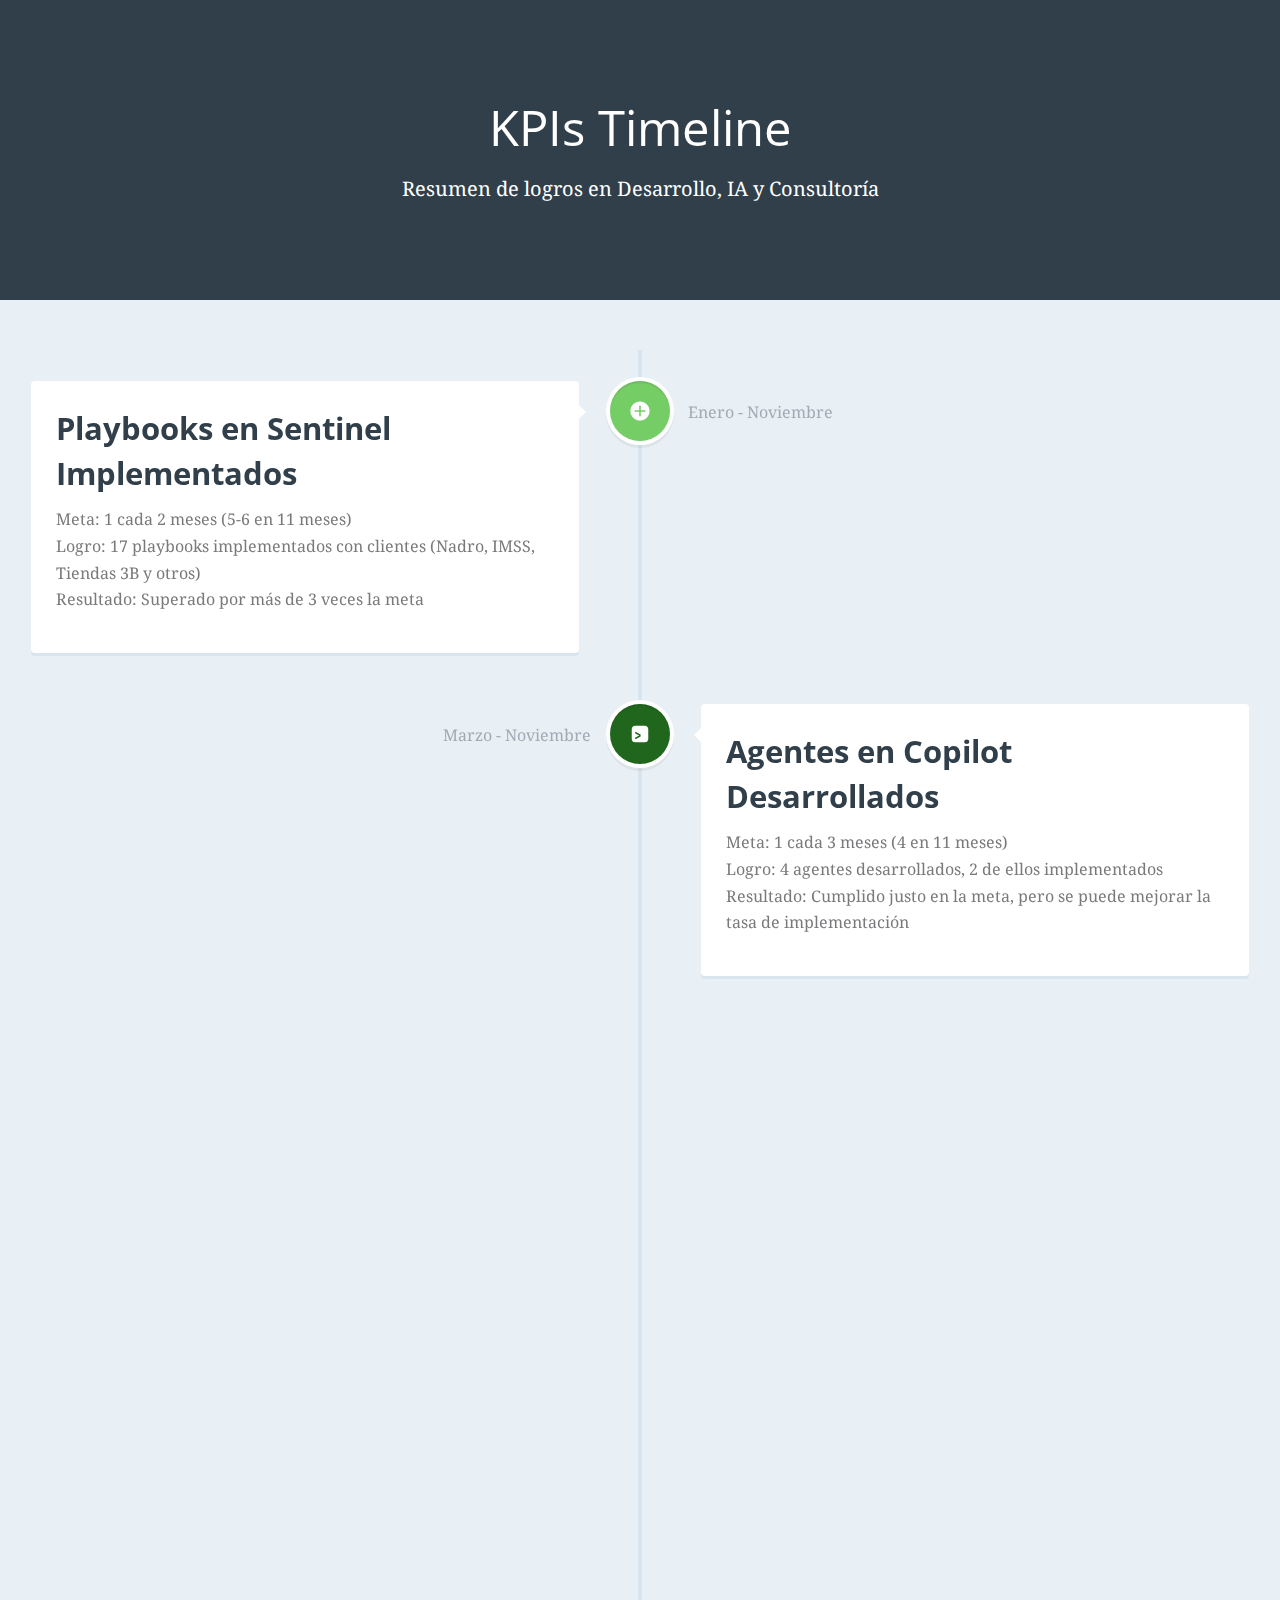
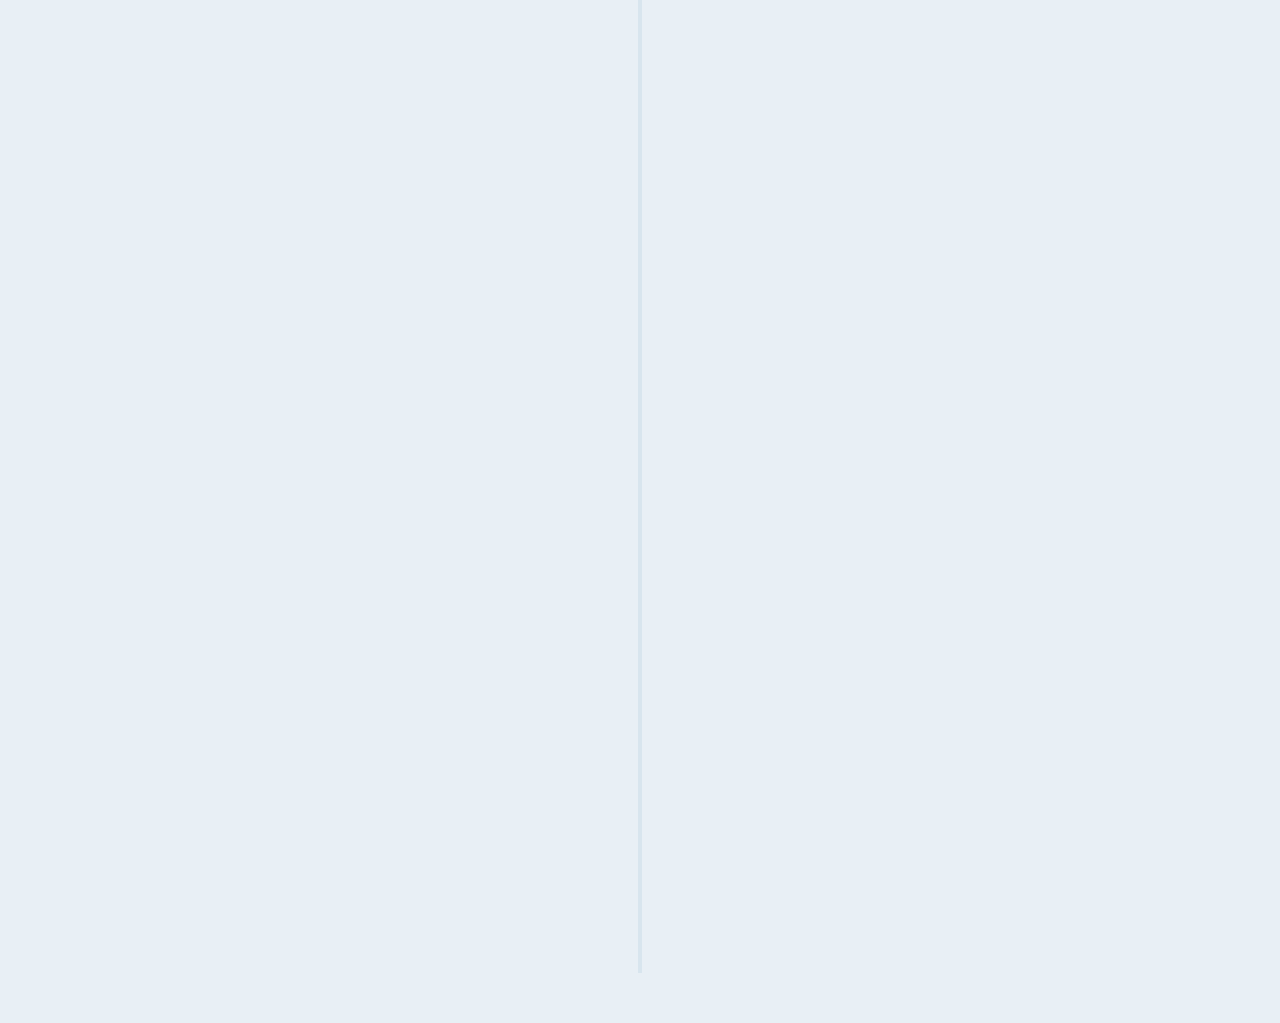
<file: timeline.html>
<!doctype html>
<html lang="en">
<head>
  <meta charset="UTF-8">
  <meta name="viewport" content="width=device-width, initial-scale=1">
  <script>document.getElementsByTagName("html")[0].className += " js";</script>
  <link rel="stylesheet" href="assets/css/style.css">
  <title>KPIs Timeline</title>
</head>
<body>
  <header class="cd-main-header text-center flex flex-column flex-center">
    <h1>KPIs Timeline</h1>
    <p class="margin-top-sm">Resumen de logros en Desarrollo, IA y Consultoría</p>
  </header>

  <section class="cd-timeline js-cd-timeline">
    <div class="container max-width-lg cd-timeline__container">
      
      <div class="cd-timeline__block">
        <div class="cd-timeline__img cd-timeline__img--picture">
          <img src="assets/img/cd-icon-picture.svg" alt="Playbooks">
        </div>
        <div class="cd-timeline__content text-component">
          <h2>Playbooks en Sentinel Implementados</h2>
          <p class="color-contrast-medium">Meta: 1 cada 2 meses (5-6 en 11 meses)<br>
          Logro: 17 playbooks implementados con clientes (Nadro, IMSS, Tiendas 3B y otros)<br>
          Resultado: Superado por más de 3 veces la meta</p>
          <span class="cd-timeline__date">Enero - Noviembre</span>
        </div>
      </div>
      
      <div class="cd-timeline__block">
        <div class="cd-timeline__img cd-timeline__img--movie">
          <img src="assets/img/cd-icon-movie.svg" alt="Copilot">
        </div>
        <div class="cd-timeline__content text-component">
          <h2>Agentes en Copilot Desarrollados</h2>
          <p class="color-contrast-medium">Meta: 1 cada 3 meses (4 en 11 meses)<br>
          Logro: 4 agentes desarrollados, 2 de ellos implementados<br>
          Resultado: Cumplido justo en la meta, pero se puede mejorar la tasa de implementación</p>
          <span class="cd-timeline__date">Marzo - Noviembre</span>
        </div>
      </div>
      
      <div class="cd-timeline__block">
        <div class="cd-timeline__img cd-timeline__img--location">
          <img src="assets/img/cd-icon-location.svg" alt="Automatización">
        </div>
        <div class="cd-timeline__content text-component">
          <h2>Automatizaciones en Power Automate y Logic Apps</h2>
          <p class="color-contrast-medium">Meta: 1 cada 2 meses (5 en 11 meses)<br>
          Logro: 5 flujos finalizados<br>
          Resultado: Cumplido</p>
          <span class="cd-timeline__date">Febrero - Octubre</span>
        </div>
      </div>
      
      <div class="cd-timeline__block">
        <div class="cd-timeline__img cd-timeline__img--picture">
          <img src="assets/img/cd-icon-picture.svg" alt="ML">
        </div>
        <div class="cd-timeline__content text-component">
          <h2>Modelos de Machine Learning Evaluados e Implementados</h2>
          <p class="color-contrast-medium">Meta: 1 cada 6 meses<br>
          Logro: 1 modelo de predicción de malware finalizado y en espera de implementación<br>
          Resultado: Cumplido, falta implementación en Databricks</p>
          <span class="cd-timeline__date">Junio - Diciembre</span>
        </div>
      </div>
      
      <div class="cd-timeline__block">
        <div class="cd-timeline__img cd-timeline__img--movie">
          <img src="assets/img/cd-icon-movie.svg" alt="Workshops">
        </div>
        <div class="cd-timeline__content text-component">
          <h2>Workshops y Demostraciones de Sentinel y Copilot For Security</h2>
          <p class="color-contrast-medium">Meta: 1 cada 2 meses (5 en 11 meses)<br>
          Logro: 5 workshops en NMP, Urrea, Chedraui, Bepensa<br>
          Resultado: Superado</p>
          <span class="cd-timeline__date">Enero - Noviembre</span>
        </div>
      </div>
      
      <div class="cd-timeline__block">
        <div class="cd-timeline__img cd-timeline__img--location">
          <img src="assets/img/cd-icon-location.svg" alt="Documentación">
        </div>
        <div class="cd-timeline__content text-component">
          <h2>Documentaciones Técnicas</h2>
          <p class="color-contrast-medium">Meta: 1 cada 2 meses<br>
          Logro: 16 documentaciones de playbooks completadas (faltan las de agentes de Copilot)<br>
          Resultado: Superado ampliamente</p>
          <span class="cd-timeline__date">Febrero - Noviembre</span>
        </div>
      </div>
      
      <div class="cd-timeline__block">
        <div class="cd-timeline__img cd-timeline__img--movie">
          <img src="assets/img/cd-icon-movie.svg" alt="Evaluación">
        </div>
        <div class="cd-timeline__content text-component">
          <h2>Evaluación General</h2>
          <p class="color-contrast-medium">KPI Superados: Playbooks, Promptbooks, Workshops, Automatizaciones, Plugins en Copilot, Documentación Técnica<br>
          KPI Cumplidos: Agentes en Copilot, Modelos de IA, Eficiencia en Implementaciones<br>
          KPI a Mejorar: Acelerar la implementación de agentes de Copilot y formalizar el onboarding</p>
          <span class="cd-timeline__date">Análisis Final</span>
        </div>
      </div>
    </div>
  </section>
  <script src="assets/js/main.js"></script>
</body>
</html>
</file>
<file: assets/css/style.css>
@import url("https://fonts.googleapis.com/css?family=Droid+Serif|Open+Sans:400,700");*,*::after,*::before{box-sizing:inherit}*{font:inherit}html,body,div,span,applet,object,iframe,h1,h2,h3,h4,h5,h6,p,blockquote,pre,a,abbr,acronym,address,big,cite,code,del,dfn,em,img,ins,kbd,q,s,samp,small,strike,strong,sub,sup,tt,var,b,u,i,center,dl,dt,dd,ol,ul,li,fieldset,form,label,legend,table,caption,tbody,tfoot,thead,tr,th,td,article,aside,canvas,details,embed,figure,figcaption,footer,header,hgroup,menu,nav,output,ruby,section,summary,time,mark,audio,video,hr{margin:0;padding:0;border:0}html{box-sizing:border-box}body{background-color:hsl(0, 0%, 100%);background-color:var(--color-bg, white)}article,aside,details,figcaption,figure,footer,header,hgroup,menu,nav,section,main,form legend{display:block}ol,ul{list-style:none}blockquote,q{quotes:none}button,input,textarea,select{margin:0}.btn,.form-control,.link,.reset{background-color:transparent;padding:0;border:0;border-radius:0;color:inherit;line-height:inherit;-webkit-appearance:none;-moz-appearance:none;appearance:none}select.form-control::-ms-expand{display:none}textarea{resize:vertical;overflow:auto;vertical-align:top}input::-ms-clear{display:none}table{border-collapse:collapse;border-spacing:0}img,video,svg{max-width:100%}[data-theme]{background-color:hsl(0, 0%, 100%);background-color:var(--color-bg, #fff);color:hsl(240, 4%, 20%);color:var(--color-contrast-high, #313135)}:root{--space-unit:  1em;--space-xxxxs: calc(0.125*var(--space-unit));--space-xxxs:  calc(0.25*var(--space-unit));--space-xxs:   calc(0.375*var(--space-unit));--space-xs:    calc(0.5*var(--space-unit));--space-sm:    calc(0.75*var(--space-unit));--space-md:    calc(1.25*var(--space-unit));--space-lg:    calc(2*var(--space-unit));--space-xl:    calc(3.25*var(--space-unit));--space-xxl:   calc(5.25*var(--space-unit));--space-xxxl:  calc(8.5*var(--space-unit));--space-xxxxl: calc(13.75*var(--space-unit));--component-padding: var(--space-md)}:root{--max-width-xxs: 32rem;--max-width-xs:  38rem;--max-width-sm:  48rem;--max-width-md:  64rem;--max-width-lg:  80rem;--max-width-xl:  90rem;--max-width-xxl: 120rem}.container{width:calc(100% - 1.25em);width:calc(100% - 2*var(--component-padding));margin-left:auto;margin-right:auto}.max-width-xxs{max-width:32rem;max-width:var(--max-width-xxs)}.max-width-xs{max-width:38rem;max-width:var(--max-width-xs)}.max-width-sm{max-width:48rem;max-width:var(--max-width-sm)}.max-width-md{max-width:64rem;max-width:var(--max-width-md)}.max-width-lg{max-width:80rem;max-width:var(--max-width-lg)}.max-width-xl{max-width:90rem;max-width:var(--max-width-xl)}.max-width-xxl{max-width:120rem;max-width:var(--max-width-xxl)}.max-width-adaptive-sm{max-width:38rem;max-width:var(--max-width-xs)}@media (min-width: 64rem){.max-width-adaptive-sm{max-width:48rem;max-width:var(--max-width-sm)}}.max-width-adaptive-md{max-width:38rem;max-width:var(--max-width-xs)}@media (min-width: 64rem){.max-width-adaptive-md{max-width:64rem;max-width:var(--max-width-md)}}.max-width-adaptive,.max-width-adaptive-lg{max-width:38rem;max-width:var(--max-width-xs)}@media (min-width: 64rem){.max-width-adaptive,.max-width-adaptive-lg{max-width:64rem;max-width:var(--max-width-md)}}@media (min-width: 90rem){.max-width-adaptive,.max-width-adaptive-lg{max-width:80rem;max-width:var(--max-width-lg)}}.max-width-adaptive-xl{max-width:38rem;max-width:var(--max-width-xs)}@media (min-width: 64rem){.max-width-adaptive-xl{max-width:64rem;max-width:var(--max-width-md)}}@media (min-width: 90rem){.max-width-adaptive-xl{max-width:90rem;max-width:var(--max-width-xl)}}.grid{--grid-gap: 0px;display:-ms-flexbox;display:flex;-ms-flex-wrap:wrap;flex-wrap:wrap}.grid>*{-ms-flex-preferred-size:100%;flex-basis:100%}[class*="grid-gap"]{margin-bottom:1em * -1;margin-bottom:calc(var(--grid-gap, 1em)*-1);margin-right:1em * -1;margin-right:calc(var(--grid-gap, 1em)*-1)}[class*="grid-gap"]>*{margin-bottom:1em;margin-bottom:var(--grid-gap, 1em);margin-right:1em;margin-right:var(--grid-gap, 1em)}.grid-gap-xxxxs{--grid-gap: var(--space-xxxxs)}.grid-gap-xxxs{--grid-gap: var(--space-xxxs)}.grid-gap-xxs{--grid-gap: var(--space-xxs)}.grid-gap-xs{--grid-gap: var(--space-xs)}.grid-gap-sm{--grid-gap: var(--space-sm)}.grid-gap-md{--grid-gap: var(--space-md)}.grid-gap-lg{--grid-gap: var(--space-lg)}.grid-gap-xl{--grid-gap: var(--space-xl)}.grid-gap-xxl{--grid-gap: var(--space-xxl)}.grid-gap-xxxl{--grid-gap: var(--space-xxxl)}.grid-gap-xxxxl{--grid-gap: var(--space-xxxxl)}.col{-ms-flex-positive:1;flex-grow:1;-ms-flex-preferred-size:0;flex-basis:0;max-width:100%}.col-1{-ms-flex-preferred-size:calc(8.33% - 0.01px - 1em);-ms-flex-preferred-size:calc(8.33% - 0.01px - var(--grid-gap, 1em));flex-basis:calc(8.33% - 0.01px - 1em);flex-basis:calc(8.33% - 0.01px - var(--grid-gap, 1em));max-width:calc(8.33% - 0.01px - 1em);max-width:calc(8.33% - 0.01px - var(--grid-gap, 1em))}.col-2{-ms-flex-preferred-size:calc(16.66% - 0.01px - 1em);-ms-flex-preferred-size:calc(16.66% - 0.01px - var(--grid-gap, 1em));flex-basis:calc(16.66% - 0.01px - 1em);flex-basis:calc(16.66% - 0.01px - var(--grid-gap, 1em));max-width:calc(16.66% - 0.01px - 1em);max-width:calc(16.66% - 0.01px - var(--grid-gap, 1em))}.col-3{-ms-flex-preferred-size:calc(25% - 0.01px - 1em);-ms-flex-preferred-size:calc(25% - 0.01px - var(--grid-gap, 1em));flex-basis:calc(25% - 0.01px - 1em);flex-basis:calc(25% - 0.01px - var(--grid-gap, 1em));max-width:calc(25% - 0.01px - 1em);max-width:calc(25% - 0.01px - var(--grid-gap, 1em))}.col-4{-ms-flex-preferred-size:calc(33.33% - 0.01px - 1em);-ms-flex-preferred-size:calc(33.33% - 0.01px - var(--grid-gap, 1em));flex-basis:calc(33.33% - 0.01px - 1em);flex-basis:calc(33.33% - 0.01px - var(--grid-gap, 1em));max-width:calc(33.33% - 0.01px - 1em);max-width:calc(33.33% - 0.01px - var(--grid-gap, 1em))}.col-5{-ms-flex-preferred-size:calc(41.66% - 0.01px - 1em);-ms-flex-preferred-size:calc(41.66% - 0.01px - var(--grid-gap, 1em));flex-basis:calc(41.66% - 0.01px - 1em);flex-basis:calc(41.66% - 0.01px - var(--grid-gap, 1em));max-width:calc(41.66% - 0.01px - 1em);max-width:calc(41.66% - 0.01px - var(--grid-gap, 1em))}.col-6{-ms-flex-preferred-size:calc(50% - 0.01px - 1em);-ms-flex-preferred-size:calc(50% - 0.01px - var(--grid-gap, 1em));flex-basis:calc(50% - 0.01px - 1em);flex-basis:calc(50% - 0.01px - var(--grid-gap, 1em));max-width:calc(50% - 0.01px - 1em);max-width:calc(50% - 0.01px - var(--grid-gap, 1em))}.col-7{-ms-flex-preferred-size:calc(58.33% - 0.01px - 1em);-ms-flex-preferred-size:calc(58.33% - 0.01px - var(--grid-gap, 1em));flex-basis:calc(58.33% - 0.01px - 1em);flex-basis:calc(58.33% - 0.01px - var(--grid-gap, 1em));max-width:calc(58.33% - 0.01px - 1em);max-width:calc(58.33% - 0.01px - var(--grid-gap, 1em))}.col-8{-ms-flex-preferred-size:calc(66.66% - 0.01px - 1em);-ms-flex-preferred-size:calc(66.66% - 0.01px - var(--grid-gap, 1em));flex-basis:calc(66.66% - 0.01px - 1em);flex-basis:calc(66.66% - 0.01px - var(--grid-gap, 1em));max-width:calc(66.66% - 0.01px - 1em);max-width:calc(66.66% - 0.01px - var(--grid-gap, 1em))}.col-9{-ms-flex-preferred-size:calc(75% - 0.01px - 1em);-ms-flex-preferred-size:calc(75% - 0.01px - var(--grid-gap, 1em));flex-basis:calc(75% - 0.01px - 1em);flex-basis:calc(75% - 0.01px - var(--grid-gap, 1em));max-width:calc(75% - 0.01px - 1em);max-width:calc(75% - 0.01px - var(--grid-gap, 1em))}.col-10{-ms-flex-preferred-size:calc(83.33% - 0.01px - 1em);-ms-flex-preferred-size:calc(83.33% - 0.01px - var(--grid-gap, 1em));flex-basis:calc(83.33% - 0.01px - 1em);flex-basis:calc(83.33% - 0.01px - var(--grid-gap, 1em));max-width:calc(83.33% - 0.01px - 1em);max-width:calc(83.33% - 0.01px - var(--grid-gap, 1em))}.col-11{-ms-flex-preferred-size:calc(91.66% - 0.01px - 1em);-ms-flex-preferred-size:calc(91.66% - 0.01px - var(--grid-gap, 1em));flex-basis:calc(91.66% - 0.01px - 1em);flex-basis:calc(91.66% - 0.01px - var(--grid-gap, 1em));max-width:calc(91.66% - 0.01px - 1em);max-width:calc(91.66% - 0.01px - var(--grid-gap, 1em))}.col-12{-ms-flex-preferred-size:calc(100% - 0.01px - 1em);-ms-flex-preferred-size:calc(100% - 0.01px - var(--grid-gap, 1em));flex-basis:calc(100% - 0.01px - 1em);flex-basis:calc(100% - 0.01px - var(--grid-gap, 1em));max-width:calc(100% - 0.01px - 1em);max-width:calc(100% - 0.01px - var(--grid-gap, 1em))}@media (min-width: 32rem){.col\@xs{-ms-flex-positive:1;flex-grow:1;-ms-flex-preferred-size:0;flex-basis:0;max-width:100%}.col-1\@xs{-ms-flex-preferred-size:calc(8.33% - 0.01px - 1em);-ms-flex-preferred-size:calc(8.33% - 0.01px - var(--grid-gap, 1em));flex-basis:calc(8.33% - 0.01px - 1em);flex-basis:calc(8.33% - 0.01px - var(--grid-gap, 1em));max-width:calc(8.33% - 0.01px - 1em);max-width:calc(8.33% - 0.01px - var(--grid-gap, 1em))}.col-2\@xs{-ms-flex-preferred-size:calc(16.66% - 0.01px - 1em);-ms-flex-preferred-size:calc(16.66% - 0.01px - var(--grid-gap, 1em));flex-basis:calc(16.66% - 0.01px - 1em);flex-basis:calc(16.66% - 0.01px - var(--grid-gap, 1em));max-width:calc(16.66% - 0.01px - 1em);max-width:calc(16.66% - 0.01px - var(--grid-gap, 1em))}.col-3\@xs{-ms-flex-preferred-size:calc(25% - 0.01px - 1em);-ms-flex-preferred-size:calc(25% - 0.01px - var(--grid-gap, 1em));flex-basis:calc(25% - 0.01px - 1em);flex-basis:calc(25% - 0.01px - var(--grid-gap, 1em));max-width:calc(25% - 0.01px - 1em);max-width:calc(25% - 0.01px - var(--grid-gap, 1em))}.col-4\@xs{-ms-flex-preferred-size:calc(33.33% - 0.01px - 1em);-ms-flex-preferred-size:calc(33.33% - 0.01px - var(--grid-gap, 1em));flex-basis:calc(33.33% - 0.01px - 1em);flex-basis:calc(33.33% - 0.01px - var(--grid-gap, 1em));max-width:calc(33.33% - 0.01px - 1em);max-width:calc(33.33% - 0.01px - var(--grid-gap, 1em))}.col-5\@xs{-ms-flex-preferred-size:calc(41.66% - 0.01px - 1em);-ms-flex-preferred-size:calc(41.66% - 0.01px - var(--grid-gap, 1em));flex-basis:calc(41.66% - 0.01px - 1em);flex-basis:calc(41.66% - 0.01px - var(--grid-gap, 1em));max-width:calc(41.66% - 0.01px - 1em);max-width:calc(41.66% - 0.01px - var(--grid-gap, 1em))}.col-6\@xs{-ms-flex-preferred-size:calc(50% - 0.01px - 1em);-ms-flex-preferred-size:calc(50% - 0.01px - var(--grid-gap, 1em));flex-basis:calc(50% - 0.01px - 1em);flex-basis:calc(50% - 0.01px - var(--grid-gap, 1em));max-width:calc(50% - 0.01px - 1em);max-width:calc(50% - 0.01px - var(--grid-gap, 1em))}.col-7\@xs{-ms-flex-preferred-size:calc(58.33% - 0.01px - 1em);-ms-flex-preferred-size:calc(58.33% - 0.01px - var(--grid-gap, 1em));flex-basis:calc(58.33% - 0.01px - 1em);flex-basis:calc(58.33% - 0.01px - var(--grid-gap, 1em));max-width:calc(58.33% - 0.01px - 1em);max-width:calc(58.33% - 0.01px - var(--grid-gap, 1em))}.col-8\@xs{-ms-flex-preferred-size:calc(66.66% - 0.01px - 1em);-ms-flex-preferred-size:calc(66.66% - 0.01px - var(--grid-gap, 1em));flex-basis:calc(66.66% - 0.01px - 1em);flex-basis:calc(66.66% - 0.01px - var(--grid-gap, 1em));max-width:calc(66.66% - 0.01px - 1em);max-width:calc(66.66% - 0.01px - var(--grid-gap, 1em))}.col-9\@xs{-ms-flex-preferred-size:calc(75% - 0.01px - 1em);-ms-flex-preferred-size:calc(75% - 0.01px - var(--grid-gap, 1em));flex-basis:calc(75% - 0.01px - 1em);flex-basis:calc(75% - 0.01px - var(--grid-gap, 1em));max-width:calc(75% - 0.01px - 1em);max-width:calc(75% - 0.01px - var(--grid-gap, 1em))}.col-10\@xs{-ms-flex-preferred-size:calc(83.33% - 0.01px - 1em);-ms-flex-preferred-size:calc(83.33% - 0.01px - var(--grid-gap, 1em));flex-basis:calc(83.33% - 0.01px - 1em);flex-basis:calc(83.33% - 0.01px - var(--grid-gap, 1em));max-width:calc(83.33% - 0.01px - 1em);max-width:calc(83.33% - 0.01px - var(--grid-gap, 1em))}.col-11\@xs{-ms-flex-preferred-size:calc(91.66% - 0.01px - 1em);-ms-flex-preferred-size:calc(91.66% - 0.01px - var(--grid-gap, 1em));flex-basis:calc(91.66% - 0.01px - 1em);flex-basis:calc(91.66% - 0.01px - var(--grid-gap, 1em));max-width:calc(91.66% - 0.01px - 1em);max-width:calc(91.66% - 0.01px - var(--grid-gap, 1em))}.col-12\@xs{-ms-flex-preferred-size:calc(100% - 0.01px - 1em);-ms-flex-preferred-size:calc(100% - 0.01px - var(--grid-gap, 1em));flex-basis:calc(100% - 0.01px - 1em);flex-basis:calc(100% - 0.01px - var(--grid-gap, 1em));max-width:calc(100% - 0.01px - 1em);max-width:calc(100% - 0.01px - var(--grid-gap, 1em))}}@media (min-width: 48rem){.col\@sm{-ms-flex-positive:1;flex-grow:1;-ms-flex-preferred-size:0;flex-basis:0;max-width:100%}.col-1\@sm{-ms-flex-preferred-size:calc(8.33% - 0.01px - 1em);-ms-flex-preferred-size:calc(8.33% - 0.01px - var(--grid-gap, 1em));flex-basis:calc(8.33% - 0.01px - 1em);flex-basis:calc(8.33% - 0.01px - var(--grid-gap, 1em));max-width:calc(8.33% - 0.01px - 1em);max-width:calc(8.33% - 0.01px - var(--grid-gap, 1em))}.col-2\@sm{-ms-flex-preferred-size:calc(16.66% - 0.01px - 1em);-ms-flex-preferred-size:calc(16.66% - 0.01px - var(--grid-gap, 1em));flex-basis:calc(16.66% - 0.01px - 1em);flex-basis:calc(16.66% - 0.01px - var(--grid-gap, 1em));max-width:calc(16.66% - 0.01px - 1em);max-width:calc(16.66% - 0.01px - var(--grid-gap, 1em))}.col-3\@sm{-ms-flex-preferred-size:calc(25% - 0.01px - 1em);-ms-flex-preferred-size:calc(25% - 0.01px - var(--grid-gap, 1em));flex-basis:calc(25% - 0.01px - 1em);flex-basis:calc(25% - 0.01px - var(--grid-gap, 1em));max-width:calc(25% - 0.01px - 1em);max-width:calc(25% - 0.01px - var(--grid-gap, 1em))}.col-4\@sm{-ms-flex-preferred-size:calc(33.33% - 0.01px - 1em);-ms-flex-preferred-size:calc(33.33% - 0.01px - var(--grid-gap, 1em));flex-basis:calc(33.33% - 0.01px - 1em);flex-basis:calc(33.33% - 0.01px - var(--grid-gap, 1em));max-width:calc(33.33% - 0.01px - 1em);max-width:calc(33.33% - 0.01px - var(--grid-gap, 1em))}.col-5\@sm{-ms-flex-preferred-size:calc(41.66% - 0.01px - 1em);-ms-flex-preferred-size:calc(41.66% - 0.01px - var(--grid-gap, 1em));flex-basis:calc(41.66% - 0.01px - 1em);flex-basis:calc(41.66% - 0.01px - var(--grid-gap, 1em));max-width:calc(41.66% - 0.01px - 1em);max-width:calc(41.66% - 0.01px - var(--grid-gap, 1em))}.col-6\@sm{-ms-flex-preferred-size:calc(50% - 0.01px - 1em);-ms-flex-preferred-size:calc(50% - 0.01px - var(--grid-gap, 1em));flex-basis:calc(50% - 0.01px - 1em);flex-basis:calc(50% - 0.01px - var(--grid-gap, 1em));max-width:calc(50% - 0.01px - 1em);max-width:calc(50% - 0.01px - var(--grid-gap, 1em))}.col-7\@sm{-ms-flex-preferred-size:calc(58.33% - 0.01px - 1em);-ms-flex-preferred-size:calc(58.33% - 0.01px - var(--grid-gap, 1em));flex-basis:calc(58.33% - 0.01px - 1em);flex-basis:calc(58.33% - 0.01px - var(--grid-gap, 1em));max-width:calc(58.33% - 0.01px - 1em);max-width:calc(58.33% - 0.01px - var(--grid-gap, 1em))}.col-8\@sm{-ms-flex-preferred-size:calc(66.66% - 0.01px - 1em);-ms-flex-preferred-size:calc(66.66% - 0.01px - var(--grid-gap, 1em));flex-basis:calc(66.66% - 0.01px - 1em);flex-basis:calc(66.66% - 0.01px - var(--grid-gap, 1em));max-width:calc(66.66% - 0.01px - 1em);max-width:calc(66.66% - 0.01px - var(--grid-gap, 1em))}.col-9\@sm{-ms-flex-preferred-size:calc(75% - 0.01px - 1em);-ms-flex-preferred-size:calc(75% - 0.01px - var(--grid-gap, 1em));flex-basis:calc(75% - 0.01px - 1em);flex-basis:calc(75% - 0.01px - var(--grid-gap, 1em));max-width:calc(75% - 0.01px - 1em);max-width:calc(75% - 0.01px - var(--grid-gap, 1em))}.col-10\@sm{-ms-flex-preferred-size:calc(83.33% - 0.01px - 1em);-ms-flex-preferred-size:calc(83.33% - 0.01px - var(--grid-gap, 1em));flex-basis:calc(83.33% - 0.01px - 1em);flex-basis:calc(83.33% - 0.01px - var(--grid-gap, 1em));max-width:calc(83.33% - 0.01px - 1em);max-width:calc(83.33% - 0.01px - var(--grid-gap, 1em))}.col-11\@sm{-ms-flex-preferred-size:calc(91.66% - 0.01px - 1em);-ms-flex-preferred-size:calc(91.66% - 0.01px - var(--grid-gap, 1em));flex-basis:calc(91.66% - 0.01px - 1em);flex-basis:calc(91.66% - 0.01px - var(--grid-gap, 1em));max-width:calc(91.66% - 0.01px - 1em);max-width:calc(91.66% - 0.01px - var(--grid-gap, 1em))}.col-12\@sm{-ms-flex-preferred-size:calc(100% - 0.01px - 1em);-ms-flex-preferred-size:calc(100% - 0.01px - var(--grid-gap, 1em));flex-basis:calc(100% - 0.01px - 1em);flex-basis:calc(100% - 0.01px - var(--grid-gap, 1em));max-width:calc(100% - 0.01px - 1em);max-width:calc(100% - 0.01px - var(--grid-gap, 1em))}}@media (min-width: 64rem){.col\@md{-ms-flex-positive:1;flex-grow:1;-ms-flex-preferred-size:0;flex-basis:0;max-width:100%}.col-1\@md{-ms-flex-preferred-size:calc(8.33% - 0.01px - 1em);-ms-flex-preferred-size:calc(8.33% - 0.01px - var(--grid-gap, 1em));flex-basis:calc(8.33% - 0.01px - 1em);flex-basis:calc(8.33% - 0.01px - var(--grid-gap, 1em));max-width:calc(8.33% - 0.01px - 1em);max-width:calc(8.33% - 0.01px - var(--grid-gap, 1em))}.col-2\@md{-ms-flex-preferred-size:calc(16.66% - 0.01px - 1em);-ms-flex-preferred-size:calc(16.66% - 0.01px - var(--grid-gap, 1em));flex-basis:calc(16.66% - 0.01px - 1em);flex-basis:calc(16.66% - 0.01px - var(--grid-gap, 1em));max-width:calc(16.66% - 0.01px - 1em);max-width:calc(16.66% - 0.01px - var(--grid-gap, 1em))}.col-3\@md{-ms-flex-preferred-size:calc(25% - 0.01px - 1em);-ms-flex-preferred-size:calc(25% - 0.01px - var(--grid-gap, 1em));flex-basis:calc(25% - 0.01px - 1em);flex-basis:calc(25% - 0.01px - var(--grid-gap, 1em));max-width:calc(25% - 0.01px - 1em);max-width:calc(25% - 0.01px - var(--grid-gap, 1em))}.col-4\@md{-ms-flex-preferred-size:calc(33.33% - 0.01px - 1em);-ms-flex-preferred-size:calc(33.33% - 0.01px - var(--grid-gap, 1em));flex-basis:calc(33.33% - 0.01px - 1em);flex-basis:calc(33.33% - 0.01px - var(--grid-gap, 1em));max-width:calc(33.33% - 0.01px - 1em);max-width:calc(33.33% - 0.01px - var(--grid-gap, 1em))}.col-5\@md{-ms-flex-preferred-size:calc(41.66% - 0.01px - 1em);-ms-flex-preferred-size:calc(41.66% - 0.01px - var(--grid-gap, 1em));flex-basis:calc(41.66% - 0.01px - 1em);flex-basis:calc(41.66% - 0.01px - var(--grid-gap, 1em));max-width:calc(41.66% - 0.01px - 1em);max-width:calc(41.66% - 0.01px - var(--grid-gap, 1em))}.col-6\@md{-ms-flex-preferred-size:calc(50% - 0.01px - 1em);-ms-flex-preferred-size:calc(50% - 0.01px - var(--grid-gap, 1em));flex-basis:calc(50% - 0.01px - 1em);flex-basis:calc(50% - 0.01px - var(--grid-gap, 1em));max-width:calc(50% - 0.01px - 1em);max-width:calc(50% - 0.01px - var(--grid-gap, 1em))}.col-7\@md{-ms-flex-preferred-size:calc(58.33% - 0.01px - 1em);-ms-flex-preferred-size:calc(58.33% - 0.01px - var(--grid-gap, 1em));flex-basis:calc(58.33% - 0.01px - 1em);flex-basis:calc(58.33% - 0.01px - var(--grid-gap, 1em));max-width:calc(58.33% - 0.01px - 1em);max-width:calc(58.33% - 0.01px - var(--grid-gap, 1em))}.col-8\@md{-ms-flex-preferred-size:calc(66.66% - 0.01px - 1em);-ms-flex-preferred-size:calc(66.66% - 0.01px - var(--grid-gap, 1em));flex-basis:calc(66.66% - 0.01px - 1em);flex-basis:calc(66.66% - 0.01px - var(--grid-gap, 1em));max-width:calc(66.66% - 0.01px - 1em);max-width:calc(66.66% - 0.01px - var(--grid-gap, 1em))}.col-9\@md{-ms-flex-preferred-size:calc(75% - 0.01px - 1em);-ms-flex-preferred-size:calc(75% - 0.01px - var(--grid-gap, 1em));flex-basis:calc(75% - 0.01px - 1em);flex-basis:calc(75% - 0.01px - var(--grid-gap, 1em));max-width:calc(75% - 0.01px - 1em);max-width:calc(75% - 0.01px - var(--grid-gap, 1em))}.col-10\@md{-ms-flex-preferred-size:calc(83.33% - 0.01px - 1em);-ms-flex-preferred-size:calc(83.33% - 0.01px - var(--grid-gap, 1em));flex-basis:calc(83.33% - 0.01px - 1em);flex-basis:calc(83.33% - 0.01px - var(--grid-gap, 1em));max-width:calc(83.33% - 0.01px - 1em);max-width:calc(83.33% - 0.01px - var(--grid-gap, 1em))}.col-11\@md{-ms-flex-preferred-size:calc(91.66% - 0.01px - 1em);-ms-flex-preferred-size:calc(91.66% - 0.01px - var(--grid-gap, 1em));flex-basis:calc(91.66% - 0.01px - 1em);flex-basis:calc(91.66% - 0.01px - var(--grid-gap, 1em));max-width:calc(91.66% - 0.01px - 1em);max-width:calc(91.66% - 0.01px - var(--grid-gap, 1em))}.col-12\@md{-ms-flex-preferred-size:calc(100% - 0.01px - 1em);-ms-flex-preferred-size:calc(100% - 0.01px - var(--grid-gap, 1em));flex-basis:calc(100% - 0.01px - 1em);flex-basis:calc(100% - 0.01px - var(--grid-gap, 1em));max-width:calc(100% - 0.01px - 1em);max-width:calc(100% - 0.01px - var(--grid-gap, 1em))}}@media (min-width: 80rem){.col\@lg{-ms-flex-positive:1;flex-grow:1;-ms-flex-preferred-size:0;flex-basis:0;max-width:100%}.col-1\@lg{-ms-flex-preferred-size:calc(8.33% - 0.01px - 1em);-ms-flex-preferred-size:calc(8.33% - 0.01px - var(--grid-gap, 1em));flex-basis:calc(8.33% - 0.01px - 1em);flex-basis:calc(8.33% - 0.01px - var(--grid-gap, 1em));max-width:calc(8.33% - 0.01px - 1em);max-width:calc(8.33% - 0.01px - var(--grid-gap, 1em))}.col-2\@lg{-ms-flex-preferred-size:calc(16.66% - 0.01px - 1em);-ms-flex-preferred-size:calc(16.66% - 0.01px - var(--grid-gap, 1em));flex-basis:calc(16.66% - 0.01px - 1em);flex-basis:calc(16.66% - 0.01px - var(--grid-gap, 1em));max-width:calc(16.66% - 0.01px - 1em);max-width:calc(16.66% - 0.01px - var(--grid-gap, 1em))}.col-3\@lg{-ms-flex-preferred-size:calc(25% - 0.01px - 1em);-ms-flex-preferred-size:calc(25% - 0.01px - var(--grid-gap, 1em));flex-basis:calc(25% - 0.01px - 1em);flex-basis:calc(25% - 0.01px - var(--grid-gap, 1em));max-width:calc(25% - 0.01px - 1em);max-width:calc(25% - 0.01px - var(--grid-gap, 1em))}.col-4\@lg{-ms-flex-preferred-size:calc(33.33% - 0.01px - 1em);-ms-flex-preferred-size:calc(33.33% - 0.01px - var(--grid-gap, 1em));flex-basis:calc(33.33% - 0.01px - 1em);flex-basis:calc(33.33% - 0.01px - var(--grid-gap, 1em));max-width:calc(33.33% - 0.01px - 1em);max-width:calc(33.33% - 0.01px - var(--grid-gap, 1em))}.col-5\@lg{-ms-flex-preferred-size:calc(41.66% - 0.01px - 1em);-ms-flex-preferred-size:calc(41.66% - 0.01px - var(--grid-gap, 1em));flex-basis:calc(41.66% - 0.01px - 1em);flex-basis:calc(41.66% - 0.01px - var(--grid-gap, 1em));max-width:calc(41.66% - 0.01px - 1em);max-width:calc(41.66% - 0.01px - var(--grid-gap, 1em))}.col-6\@lg{-ms-flex-preferred-size:calc(50% - 0.01px - 1em);-ms-flex-preferred-size:calc(50% - 0.01px - var(--grid-gap, 1em));flex-basis:calc(50% - 0.01px - 1em);flex-basis:calc(50% - 0.01px - var(--grid-gap, 1em));max-width:calc(50% - 0.01px - 1em);max-width:calc(50% - 0.01px - var(--grid-gap, 1em))}.col-7\@lg{-ms-flex-preferred-size:calc(58.33% - 0.01px - 1em);-ms-flex-preferred-size:calc(58.33% - 0.01px - var(--grid-gap, 1em));flex-basis:calc(58.33% - 0.01px - 1em);flex-basis:calc(58.33% - 0.01px - var(--grid-gap, 1em));max-width:calc(58.33% - 0.01px - 1em);max-width:calc(58.33% - 0.01px - var(--grid-gap, 1em))}.col-8\@lg{-ms-flex-preferred-size:calc(66.66% - 0.01px - 1em);-ms-flex-preferred-size:calc(66.66% - 0.01px - var(--grid-gap, 1em));flex-basis:calc(66.66% - 0.01px - 1em);flex-basis:calc(66.66% - 0.01px - var(--grid-gap, 1em));max-width:calc(66.66% - 0.01px - 1em);max-width:calc(66.66% - 0.01px - var(--grid-gap, 1em))}.col-9\@lg{-ms-flex-preferred-size:calc(75% - 0.01px - 1em);-ms-flex-preferred-size:calc(75% - 0.01px - var(--grid-gap, 1em));flex-basis:calc(75% - 0.01px - 1em);flex-basis:calc(75% - 0.01px - var(--grid-gap, 1em));max-width:calc(75% - 0.01px - 1em);max-width:calc(75% - 0.01px - var(--grid-gap, 1em))}.col-10\@lg{-ms-flex-preferred-size:calc(83.33% - 0.01px - 1em);-ms-flex-preferred-size:calc(83.33% - 0.01px - var(--grid-gap, 1em));flex-basis:calc(83.33% - 0.01px - 1em);flex-basis:calc(83.33% - 0.01px - var(--grid-gap, 1em));max-width:calc(83.33% - 0.01px - 1em);max-width:calc(83.33% - 0.01px - var(--grid-gap, 1em))}.col-11\@lg{-ms-flex-preferred-size:calc(91.66% - 0.01px - 1em);-ms-flex-preferred-size:calc(91.66% - 0.01px - var(--grid-gap, 1em));flex-basis:calc(91.66% - 0.01px - 1em);flex-basis:calc(91.66% - 0.01px - var(--grid-gap, 1em));max-width:calc(91.66% - 0.01px - 1em);max-width:calc(91.66% - 0.01px - var(--grid-gap, 1em))}.col-12\@lg{-ms-flex-preferred-size:calc(100% - 0.01px - 1em);-ms-flex-preferred-size:calc(100% - 0.01px - var(--grid-gap, 1em));flex-basis:calc(100% - 0.01px - 1em);flex-basis:calc(100% - 0.01px - var(--grid-gap, 1em));max-width:calc(100% - 0.01px - 1em);max-width:calc(100% - 0.01px - var(--grid-gap, 1em))}}@media (min-width: 90rem){.col\@xl{-ms-flex-positive:1;flex-grow:1;-ms-flex-preferred-size:0;flex-basis:0;max-width:100%}.col-1\@xl{-ms-flex-preferred-size:calc(8.33% - 0.01px - 1em);-ms-flex-preferred-size:calc(8.33% - 0.01px - var(--grid-gap, 1em));flex-basis:calc(8.33% - 0.01px - 1em);flex-basis:calc(8.33% - 0.01px - var(--grid-gap, 1em));max-width:calc(8.33% - 0.01px - 1em);max-width:calc(8.33% - 0.01px - var(--grid-gap, 1em))}.col-2\@xl{-ms-flex-preferred-size:calc(16.66% - 0.01px - 1em);-ms-flex-preferred-size:calc(16.66% - 0.01px - var(--grid-gap, 1em));flex-basis:calc(16.66% - 0.01px - 1em);flex-basis:calc(16.66% - 0.01px - var(--grid-gap, 1em));max-width:calc(16.66% - 0.01px - 1em);max-width:calc(16.66% - 0.01px - var(--grid-gap, 1em))}.col-3\@xl{-ms-flex-preferred-size:calc(25% - 0.01px - 1em);-ms-flex-preferred-size:calc(25% - 0.01px - var(--grid-gap, 1em));flex-basis:calc(25% - 0.01px - 1em);flex-basis:calc(25% - 0.01px - var(--grid-gap, 1em));max-width:calc(25% - 0.01px - 1em);max-width:calc(25% - 0.01px - var(--grid-gap, 1em))}.col-4\@xl{-ms-flex-preferred-size:calc(33.33% - 0.01px - 1em);-ms-flex-preferred-size:calc(33.33% - 0.01px - var(--grid-gap, 1em));flex-basis:calc(33.33% - 0.01px - 1em);flex-basis:calc(33.33% - 0.01px - var(--grid-gap, 1em));max-width:calc(33.33% - 0.01px - 1em);max-width:calc(33.33% - 0.01px - var(--grid-gap, 1em))}.col-5\@xl{-ms-flex-preferred-size:calc(41.66% - 0.01px - 1em);-ms-flex-preferred-size:calc(41.66% - 0.01px - var(--grid-gap, 1em));flex-basis:calc(41.66% - 0.01px - 1em);flex-basis:calc(41.66% - 0.01px - var(--grid-gap, 1em));max-width:calc(41.66% - 0.01px - 1em);max-width:calc(41.66% - 0.01px - var(--grid-gap, 1em))}.col-6\@xl{-ms-flex-preferred-size:calc(50% - 0.01px - 1em);-ms-flex-preferred-size:calc(50% - 0.01px - var(--grid-gap, 1em));flex-basis:calc(50% - 0.01px - 1em);flex-basis:calc(50% - 0.01px - var(--grid-gap, 1em));max-width:calc(50% - 0.01px - 1em);max-width:calc(50% - 0.01px - var(--grid-gap, 1em))}.col-7\@xl{-ms-flex-preferred-size:calc(58.33% - 0.01px - 1em);-ms-flex-preferred-size:calc(58.33% - 0.01px - var(--grid-gap, 1em));flex-basis:calc(58.33% - 0.01px - 1em);flex-basis:calc(58.33% - 0.01px - var(--grid-gap, 1em));max-width:calc(58.33% - 0.01px - 1em);max-width:calc(58.33% - 0.01px - var(--grid-gap, 1em))}.col-8\@xl{-ms-flex-preferred-size:calc(66.66% - 0.01px - 1em);-ms-flex-preferred-size:calc(66.66% - 0.01px - var(--grid-gap, 1em));flex-basis:calc(66.66% - 0.01px - 1em);flex-basis:calc(66.66% - 0.01px - var(--grid-gap, 1em));max-width:calc(66.66% - 0.01px - 1em);max-width:calc(66.66% - 0.01px - var(--grid-gap, 1em))}.col-9\@xl{-ms-flex-preferred-size:calc(75% - 0.01px - 1em);-ms-flex-preferred-size:calc(75% - 0.01px - var(--grid-gap, 1em));flex-basis:calc(75% - 0.01px - 1em);flex-basis:calc(75% - 0.01px - var(--grid-gap, 1em));max-width:calc(75% - 0.01px - 1em);max-width:calc(75% - 0.01px - var(--grid-gap, 1em))}.col-10\@xl{-ms-flex-preferred-size:calc(83.33% - 0.01px - 1em);-ms-flex-preferred-size:calc(83.33% - 0.01px - var(--grid-gap, 1em));flex-basis:calc(83.33% - 0.01px - 1em);flex-basis:calc(83.33% - 0.01px - var(--grid-gap, 1em));max-width:calc(83.33% - 0.01px - 1em);max-width:calc(83.33% - 0.01px - var(--grid-gap, 1em))}.col-11\@xl{-ms-flex-preferred-size:calc(91.66% - 0.01px - 1em);-ms-flex-preferred-size:calc(91.66% - 0.01px - var(--grid-gap, 1em));flex-basis:calc(91.66% - 0.01px - 1em);flex-basis:calc(91.66% - 0.01px - var(--grid-gap, 1em));max-width:calc(91.66% - 0.01px - 1em);max-width:calc(91.66% - 0.01px - var(--grid-gap, 1em))}.col-12\@xl{-ms-flex-preferred-size:calc(100% - 0.01px - 1em);-ms-flex-preferred-size:calc(100% - 0.01px - var(--grid-gap, 1em));flex-basis:calc(100% - 0.01px - 1em);flex-basis:calc(100% - 0.01px - var(--grid-gap, 1em));max-width:calc(100% - 0.01px - 1em);max-width:calc(100% - 0.01px - var(--grid-gap, 1em))}}:root{--radius-sm: calc(var(--radius, 0.25em)/2);--radius-md: var(--radius, 0.25em);--radius-lg: calc(var(--radius, 0.25em)*2);--shadow-sm: 0 1px 2px rgba(0, 0, 0, .085), 0 1px 8px rgba(0, 0, 0, .1);--shadow-md: 0 1px 8px rgba(0, 0, 0, .1), 0 8px 24px rgba(0, 0, 0, .15);--shadow-lg: 0 1px 8px rgba(0, 0, 0, .1), 0 16px 48px rgba(0, 0, 0, .1), 0 24px 60px rgba(0, 0, 0, .1);--bounce: cubic-bezier(0.175, 0.885, 0.32, 1.275);--ease-in-out: cubic-bezier(0.645, 0.045, 0.355, 1);--ease-in: cubic-bezier(0.55, 0.055, 0.675, 0.19);--ease-out: cubic-bezier(0.215, 0.61, 0.355, 1)}:root{--body-line-height: 1.4;--heading-line-height: 1.2}body{font-size:1em;font-size:var(--text-base-size, 1em);font-family:'Droid Serif', serif;font-family:var(--font-primary, sans-serif);color:hsl(240, 4%, 20%);color:var(--color-contrast-high, #313135)}h1,h2,h3,h4{color:hsl(240, 8%, 12%);color:var(--color-contrast-higher, #1c1c21);line-height:1.2;line-height:var(--heading-line-height, 1.2)}.text-xxxl{font-size:2.48832em;font-size:var(--text-xxxl, 2.488em)}h1,.text-xxl{font-size:2.0736em;font-size:var(--text-xxl, 2.074em)}h2,.text-xl{font-size:1.728em;font-size:var(--text-xl, 1.728em)}h3,.text-lg{font-size:1.44em;font-size:var(--text-lg, 1.44em)}h4,.text-md{font-size:1.2em;font-size:var(--text-md, 1.2em)}small,.text-sm{font-size:0.83333em;font-size:var(--text-sm, 0.833em)}.text-xs{font-size:0.69444em;font-size:var(--text-xs, 0.694em)}a,.link{color:hsl(220, 90%, 56%);color:var(--color-primary, #2a6df4);text-decoration:underline}strong,.text-bold{font-weight:bold}s{text-decoration:line-through}u,.text-underline{text-decoration:underline}.text-component{--component-body-line-height: calc(var(--body-line-height)*var(--line-height-multiplier, 1));--component-heading-line-height: calc(var(--heading-line-height)*var(--line-height-multiplier, 1))}.text-component h1,.text-component h2,.text-component h3,.text-component h4{line-height:1.2;line-height:var(--component-heading-line-height, 1.2);margin-bottom:0.25em;margin-bottom:calc(var(--space-xxxs)*var(--text-vspace-multiplier, 1))}.text-component h2,.text-component h3,.text-component h4{margin-top:0.75em;margin-top:calc(var(--space-sm)*var(--text-vspace-multiplier, 1))}.text-component p,.text-component blockquote,.text-component ul li,.text-component ol li{line-height:1.4;line-height:var(--component-body-line-height)}.text-component ul,.text-component ol,.text-component p,.text-component blockquote,.text-component .text-component__block{margin-bottom:0.75em;margin-bottom:calc(var(--space-sm)*var(--text-vspace-multiplier, 1))}.text-component ul,.text-component ol{padding-left:1em}.text-component ul{list-style-type:disc}.text-component ol{list-style-type:decimal}.text-component img{display:block;margin:0 auto}.text-component figcaption{text-align:center;margin-top:0.5em;margin-top:var(--space-xs)}.text-component em{font-style:italic}.text-component hr{margin-top:2em;margin-top:calc(var(--space-lg)*var(--text-vspace-multiplier, 1));margin-bottom:2em;margin-bottom:calc(var(--space-lg)*var(--text-vspace-multiplier, 1));margin-left:auto;margin-right:auto}.text-component>*:first-child{margin-top:0}.text-component>*:last-child{margin-bottom:0}.text-component__block--full-width{width:100vw;margin-left:calc(50% - 50vw)}@media (min-width: 48rem){.text-component__block--left,.text-component__block--right{width:45%}.text-component__block--left img,.text-component__block--right img{width:100%}.text-component__block--left{float:left;margin-right:0.75em;margin-right:calc(var(--space-sm)*var(--text-vspace-multiplier, 1))}.text-component__block--right{float:right;margin-left:0.75em;margin-left:calc(var(--space-sm)*var(--text-vspace-multiplier, 1))}}@media (min-width: 90rem){.text-component__block--outset{width:calc(100% + 10.5em);width:calc(100% + 2*var(--space-xxl))}.text-component__block--outset img{width:100%}.text-component__block--outset:not(.text-component__block--right){margin-left:-5.25em;margin-left:calc(-1*var(--space-xxl))}.text-component__block--left,.text-component__block--right{width:50%}.text-component__block--right.text-component__block--outset{margin-right:-5.25em;margin-right:calc(-1*var(--space-xxl))}}:root{--icon-xxs: 12px;--icon-xs:  16px;--icon-sm:  24px;--icon-md:  32px;--icon-lg:  48px;--icon-xl:  64px;--icon-xxl: 128px}.icon{display:inline-block;color:inherit;fill:currentColor;height:1em;width:1em;line-height:1;-ms-flex-negative:0;flex-shrink:0}.icon--xxs{font-size:12px;font-size:var(--icon-xxs)}.icon--xs{font-size:16px;font-size:var(--icon-xs)}.icon--sm{font-size:24px;font-size:var(--icon-sm)}.icon--md{font-size:32px;font-size:var(--icon-md)}.icon--lg{font-size:48px;font-size:var(--icon-lg)}.icon--xl{font-size:64px;font-size:var(--icon-xl)}.icon--xxl{font-size:128px;font-size:var(--icon-xxl)}.icon--is-spinning{-webkit-animation:icon-spin 1s infinite linear;animation:icon-spin 1s infinite linear}@-webkit-keyframes icon-spin{0%{-webkit-transform:rotate(0deg);transform:rotate(0deg)}100%{-webkit-transform:rotate(360deg);transform:rotate(360deg)}}@keyframes icon-spin{0%{-webkit-transform:rotate(0deg);transform:rotate(0deg)}100%{-webkit-transform:rotate(360deg);transform:rotate(360deg)}}.icon use{color:inherit;fill:currentColor}.btn{position:relative;display:-ms-inline-flexbox;display:inline-flex;-ms-flex-pack:center;justify-content:center;-ms-flex-align:center;align-items:center;white-space:nowrap;text-decoration:none;line-height:1;font-size:1em;font-size:var(--btn-font-size, 1em);padding-top:0.5em;padding-top:var(--btn-padding-y, 0.5em);padding-bottom:0.5em;padding-bottom:var(--btn-padding-y, 0.5em);padding-left:0.75em;padding-left:var(--btn-padding-x, 0.75em);padding-right:0.75em;padding-right:var(--btn-padding-x, 0.75em);border-radius:0.25em;border-radius:var(--btn-radius, 0.25em)}.btn--primary{background-color:hsl(220, 90%, 56%);background-color:var(--color-primary, #2a6df4);color:hsl(0, 0%, 100%);color:var(--color-white, #fff)}.btn--subtle{background-color:hsl(240, 1%, 83%);background-color:var(--color-contrast-low, #d3d3d4);color:hsl(240, 8%, 12%);color:var(--color-contrast-higher, #1c1c21)}.btn--accent{background-color:hsl(355, 90%, 61%);background-color:var(--color-accent, #f54251);color:hsl(0, 0%, 100%);color:var(--color-white, #fff)}.btn--disabled{cursor:not-allowed}.btn--sm{font-size:0.8em;font-size:var(--btn-font-size-sm, 0.8em)}.btn--md{font-size:1.2em;font-size:var(--btn-font-size-md, 1.2em)}.btn--lg{font-size:1.4em;font-size:var(--btn-font-size-lg, 1.4em)}.btn--icon{padding:0.5em;padding:var(--btn-padding-y, 0.5em)}.form-control{background-color:hsl(0, 0%, 100%);background-color:var(--color-bg, #f2f2f2);padding-top:0.5em;padding-top:var(--form-control-padding-y, 0.5em);padding-bottom:0.5em;padding-bottom:var(--form-control-padding-y, 0.5em);padding-left:0.75em;padding-left:var(--form-control-padding-x, 0.75em);padding-right:0.75em;padding-right:var(--form-control-padding-x, 0.75em);border-radius:0.25em;border-radius:var(--form-control-radius, 0.25em)}.form-control::-webkit-input-placeholder{color:hsl(240, 1%, 48%);color:var(--color-contrast-medium, #79797c)}.form-control::-moz-placeholder{opacity:1;color:hsl(240, 1%, 48%);color:var(--color-contrast-medium, #79797c)}.form-control:-ms-input-placeholder{color:hsl(240, 1%, 48%);color:var(--color-contrast-medium, #79797c)}.form-control:-moz-placeholder{color:hsl(240, 1%, 48%);color:var(--color-contrast-medium, #79797c)}.form-control[disabled],.form-control[readonly]{cursor:not-allowed}.form-legend{color:hsl(240, 8%, 12%);color:var(--color-contrast-higher, #1c1c21);line-height:1.2;font-size:1.2em;font-size:var(--text-md, 1.2em);margin-bottom:0.375em;margin-bottom:var(--space-xxs)}.form-label{display:inline-block}.form__msg-error{background-color:hsl(355, 90%, 61%);background-color:var(--color-error, #f54251);color:hsl(0, 0%, 100%);color:var(--color-white, #fff);font-size:0.83333em;font-size:var(--text-sm, 0.833em);-webkit-font-smoothing:antialiased;-moz-osx-font-smoothing:grayscale;padding:0.5em;padding:var(--space-xs);margin-top:0.75em;margin-top:var(--space-sm);border-radius:0.25em;border-radius:var(--radius-md, 0.25em);position:absolute;clip:rect(1px, 1px, 1px, 1px)}.form__msg-error::before{content:'';position:absolute;left:0.75em;left:var(--space-sm);top:0;-webkit-transform:translateY(-100%);-ms-transform:translateY(-100%);transform:translateY(-100%);width:0;height:0;border:8px solid transparent;border-bottom-color:hsl(355, 90%, 61%);border-bottom-color:var(--color-error)}.form__msg-error--is-visible{position:relative;clip:auto}.radio-list>*,.checkbox-list>*{position:relative;display:-ms-flexbox;display:flex;-ms-flex-align:baseline;align-items:baseline;margin-bottom:0.375em;margin-bottom:var(--space-xxs)}.radio-list>*:last-of-type,.checkbox-list>*:last-of-type{margin-bottom:0}.radio-list label,.checkbox-list label{line-height:1.4;line-height:var(--body-line-height);-webkit-user-select:none;-moz-user-select:none;-ms-user-select:none;user-select:none}.radio-list input,.checkbox-list input{vertical-align:top;margin-right:0.25em;margin-right:var(--space-xxxs);-ms-flex-negative:0;flex-shrink:0}:root{--zindex-header: 2;--zindex-popover: 5;--zindex-fixed-element: 10;--zindex-overlay: 15}@media not all and (min-width: 32rem){.display\@xs{display:none !important}}@media (min-width: 32rem){.hide\@xs{display:none !important}}@media not all and (min-width: 48rem){.display\@sm{display:none !important}}@media (min-width: 48rem){.hide\@sm{display:none !important}}@media not all and (min-width: 64rem){.display\@md{display:none !important}}@media (min-width: 64rem){.hide\@md{display:none !important}}@media not all and (min-width: 80rem){.display\@lg{display:none !important}}@media (min-width: 80rem){.hide\@lg{display:none !important}}@media not all and (min-width: 90rem){.display\@xl{display:none !important}}@media (min-width: 90rem){.hide\@xl{display:none !important}}:root{--display: block}.is-visible{display:block !important;display:var(--display) !important}.is-hidden{display:none !important}.sr-only{position:absolute;clip:rect(1px, 1px, 1px, 1px);-webkit-clip-path:inset(50%);clip-path:inset(50%);width:1px;height:1px;overflow:hidden;padding:0;border:0;white-space:nowrap}.flex{display:-ms-flexbox;display:flex}.inline-flex{display:-ms-inline-flexbox;display:inline-flex}.flex-wrap{-ms-flex-wrap:wrap;flex-wrap:wrap}.flex-column{-ms-flex-direction:column;flex-direction:column}.flex-row{-ms-flex-direction:row;flex-direction:row}.flex-center{-ms-flex-pack:center;justify-content:center;-ms-flex-align:center;align-items:center}.justify-start{-ms-flex-pack:start;justify-content:flex-start}.justify-end{-ms-flex-pack:end;justify-content:flex-end}.justify-center{-ms-flex-pack:center;justify-content:center}.justify-between{-ms-flex-pack:justify;justify-content:space-between}.items-center{-ms-flex-align:center;align-items:center}.items-start{-ms-flex-align:start;align-items:flex-start}.items-end{-ms-flex-align:end;align-items:flex-end}@media (min-width: 32rem){.flex-wrap\@xs{-ms-flex-wrap:wrap;flex-wrap:wrap}.flex-column\@xs{-ms-flex-direction:column;flex-direction:column}.flex-row\@xs{-ms-flex-direction:row;flex-direction:row}.flex-center\@xs{-ms-flex-pack:center;justify-content:center;-ms-flex-align:center;align-items:center}.justify-start\@xs{-ms-flex-pack:start;justify-content:flex-start}.justify-end\@xs{-ms-flex-pack:end;justify-content:flex-end}.justify-center\@xs{-ms-flex-pack:center;justify-content:center}.justify-between\@xs{-ms-flex-pack:justify;justify-content:space-between}.items-center\@xs{-ms-flex-align:center;align-items:center}.items-start\@xs{-ms-flex-align:start;align-items:flex-start}.items-end\@xs{-ms-flex-align:end;align-items:flex-end}}@media (min-width: 48rem){.flex-wrap\@sm{-ms-flex-wrap:wrap;flex-wrap:wrap}.flex-column\@sm{-ms-flex-direction:column;flex-direction:column}.flex-row\@sm{-ms-flex-direction:row;flex-direction:row}.flex-center\@sm{-ms-flex-pack:center;justify-content:center;-ms-flex-align:center;align-items:center}.justify-start\@sm{-ms-flex-pack:start;justify-content:flex-start}.justify-end\@sm{-ms-flex-pack:end;justify-content:flex-end}.justify-center\@sm{-ms-flex-pack:center;justify-content:center}.justify-between\@sm{-ms-flex-pack:justify;justify-content:space-between}.items-center\@sm{-ms-flex-align:center;align-items:center}.items-start\@sm{-ms-flex-align:start;align-items:flex-start}.items-end\@sm{-ms-flex-align:end;align-items:flex-end}}@media (min-width: 64rem){.flex-wrap\@md{-ms-flex-wrap:wrap;flex-wrap:wrap}.flex-column\@md{-ms-flex-direction:column;flex-direction:column}.flex-row\@md{-ms-flex-direction:row;flex-direction:row}.flex-center\@md{-ms-flex-pack:center;justify-content:center;-ms-flex-align:center;align-items:center}.justify-start\@md{-ms-flex-pack:start;justify-content:flex-start}.justify-end\@md{-ms-flex-pack:end;justify-content:flex-end}.justify-center\@md{-ms-flex-pack:center;justify-content:center}.justify-between\@md{-ms-flex-pack:justify;justify-content:space-between}.items-center\@md{-ms-flex-align:center;align-items:center}.items-start\@md{-ms-flex-align:start;align-items:flex-start}.items-end\@md{-ms-flex-align:end;align-items:flex-end}}@media (min-width: 80rem){.flex-wrap\@lg{-ms-flex-wrap:wrap;flex-wrap:wrap}.flex-column\@lg{-ms-flex-direction:column;flex-direction:column}.flex-row\@lg{-ms-flex-direction:row;flex-direction:row}.flex-center\@lg{-ms-flex-pack:center;justify-content:center;-ms-flex-align:center;align-items:center}.justify-start\@lg{-ms-flex-pack:start;justify-content:flex-start}.justify-end\@lg{-ms-flex-pack:end;justify-content:flex-end}.justify-center\@lg{-ms-flex-pack:center;justify-content:center}.justify-between\@lg{-ms-flex-pack:justify;justify-content:space-between}.items-center\@lg{-ms-flex-align:center;align-items:center}.items-start\@lg{-ms-flex-align:start;align-items:flex-start}.items-end\@lg{-ms-flex-align:end;align-items:flex-end}}@media (min-width: 90rem){.flex-wrap\@xl{-ms-flex-wrap:wrap;flex-wrap:wrap}.flex-column\@xl{-ms-flex-direction:column;flex-direction:column}.flex-row\@xl{-ms-flex-direction:row;flex-direction:row}.flex-center\@xl{-ms-flex-pack:center;justify-content:center;-ms-flex-align:center;align-items:center}.justify-start\@xl{-ms-flex-pack:start;justify-content:flex-start}.justify-end\@xl{-ms-flex-pack:end;justify-content:flex-end}.justify-center\@xl{-ms-flex-pack:center;justify-content:center}.justify-between\@xl{-ms-flex-pack:justify;justify-content:space-between}.items-center\@xl{-ms-flex-align:center;align-items:center}.items-start\@xl{-ms-flex-align:start;align-items:flex-start}.items-end\@xl{-ms-flex-align:end;align-items:flex-end}}.flex-grow{-ms-flex-positive:1;flex-grow:1}.flex-shrink-0{-ms-flex-negative:0;flex-shrink:0}.flex-gap-xxxs{margin-bottom:-0.25em;margin-bottom:calc(-1*var(--space-xxxs));margin-right:-0.25em;margin-right:calc(-1*var(--space-xxxs))}.flex-gap-xxxs>*{margin-bottom:0.25em;margin-bottom:var(--space-xxxs);margin-right:0.25em;margin-right:var(--space-xxxs)}.flex-gap-xxs{margin-bottom:-0.375em;margin-bottom:calc(-1*var(--space-xxs));margin-right:-0.375em;margin-right:calc(-1*var(--space-xxs))}.flex-gap-xxs>*{margin-bottom:0.375em;margin-bottom:var(--space-xxs);margin-right:0.375em;margin-right:var(--space-xxs)}.flex-gap-xs{margin-bottom:-0.5em;margin-bottom:calc(-1*var(--space-xs));margin-right:-0.5em;margin-right:calc(-1*var(--space-xs))}.flex-gap-xs>*{margin-bottom:0.5em;margin-bottom:var(--space-xs);margin-right:0.5em;margin-right:var(--space-xs)}.flex-gap-sm{margin-bottom:-0.75em;margin-bottom:calc(-1*var(--space-sm));margin-right:-0.75em;margin-right:calc(-1*var(--space-sm))}.flex-gap-sm>*{margin-bottom:0.75em;margin-bottom:var(--space-sm);margin-right:0.75em;margin-right:var(--space-sm)}.flex-gap-md{margin-bottom:-1.25em;margin-bottom:calc(-1*var(--space-md));margin-right:-1.25em;margin-right:calc(-1*var(--space-md))}.flex-gap-md>*{margin-bottom:1.25em;margin-bottom:var(--space-md);margin-right:1.25em;margin-right:var(--space-md)}.flex-gap-lg{margin-bottom:-2em;margin-bottom:calc(-1*var(--space-lg));margin-right:-2em;margin-right:calc(-1*var(--space-lg))}.flex-gap-lg>*{margin-bottom:2em;margin-bottom:var(--space-lg);margin-right:2em;margin-right:var(--space-lg)}.flex-gap-xl{margin-bottom:-3.25em;margin-bottom:calc(-1*var(--space-xl));margin-right:-3.25em;margin-right:calc(-1*var(--space-xl))}.flex-gap-xl>*{margin-bottom:3.25em;margin-bottom:var(--space-xl);margin-right:3.25em;margin-right:var(--space-xl)}.flex-gap-xxl{margin-bottom:-5.25em;margin-bottom:calc(-1*var(--space-xxl));margin-right:-5.25em;margin-right:calc(-1*var(--space-xxl))}.flex-gap-xxl>*{margin-bottom:5.25em;margin-bottom:var(--space-xxl);margin-right:5.25em;margin-right:var(--space-xxl)}.margin-xxxxs{margin:0.125em;margin:var(--space-xxxxs)}.margin-xxxs{margin:0.25em;margin:var(--space-xxxs)}.margin-xxs{margin:0.375em;margin:var(--space-xxs)}.margin-xs{margin:0.5em;margin:var(--space-xs)}.margin-sm{margin:0.75em;margin:var(--space-sm)}.margin-md{margin:1.25em;margin:var(--space-md)}.margin-lg{margin:2em;margin:var(--space-lg)}.margin-xl{margin:3.25em;margin:var(--space-xl)}.margin-xxl{margin:5.25em;margin:var(--space-xxl)}.margin-xxxl{margin:8.5em;margin:var(--space-xxxl)}.margin-xxxxl{margin:13.75em;margin:var(--space-xxxxl)}.margin-auto{margin:auto}.margin-top-xxxxs{margin-top:0.125em;margin-top:var(--space-xxxxs)}.margin-top-xxxs{margin-top:0.25em;margin-top:var(--space-xxxs)}.margin-top-xxs{margin-top:0.375em;margin-top:var(--space-xxs)}.margin-top-xs{margin-top:0.5em;margin-top:var(--space-xs)}.margin-top-sm{margin-top:0.75em;margin-top:var(--space-sm)}.margin-top-md{margin-top:1.25em;margin-top:var(--space-md)}.margin-top-lg{margin-top:2em;margin-top:var(--space-lg)}.margin-top-xl{margin-top:3.25em;margin-top:var(--space-xl)}.margin-top-xxl{margin-top:5.25em;margin-top:var(--space-xxl)}.margin-top-xxxl{margin-top:8.5em;margin-top:var(--space-xxxl)}.margin-top-xxxxl{margin-top:13.75em;margin-top:var(--space-xxxxl)}.margin-top-auto{margin-top:auto}.margin-bottom-xxxxs{margin-bottom:0.125em;margin-bottom:var(--space-xxxxs)}.margin-bottom-xxxs{margin-bottom:0.25em;margin-bottom:var(--space-xxxs)}.margin-bottom-xxs{margin-bottom:0.375em;margin-bottom:var(--space-xxs)}.margin-bottom-xs{margin-bottom:0.5em;margin-bottom:var(--space-xs)}.margin-bottom-sm{margin-bottom:0.75em;margin-bottom:var(--space-sm)}.margin-bottom-md{margin-bottom:1.25em;margin-bottom:var(--space-md)}.margin-bottom-lg{margin-bottom:2em;margin-bottom:var(--space-lg)}.margin-bottom-xl{margin-bottom:3.25em;margin-bottom:var(--space-xl)}.margin-bottom-xxl{margin-bottom:5.25em;margin-bottom:var(--space-xxl)}.margin-bottom-xxxl{margin-bottom:8.5em;margin-bottom:var(--space-xxxl)}.margin-bottom-xxxxl{margin-bottom:13.75em;margin-bottom:var(--space-xxxxl)}.margin-bottom-auto{margin-bottom:auto}.margin-right-xxxxs{margin-right:0.125em;margin-right:var(--space-xxxxs)}.margin-right-xxxs{margin-right:0.25em;margin-right:var(--space-xxxs)}.margin-right-xxs{margin-right:0.375em;margin-right:var(--space-xxs)}.margin-right-xs{margin-right:0.5em;margin-right:var(--space-xs)}.margin-right-sm{margin-right:0.75em;margin-right:var(--space-sm)}.margin-right-md{margin-right:1.25em;margin-right:var(--space-md)}.margin-right-lg{margin-right:2em;margin-right:var(--space-lg)}.margin-right-xl{margin-right:3.25em;margin-right:var(--space-xl)}.margin-right-xxl{margin-right:5.25em;margin-right:var(--space-xxl)}.margin-right-xxxl{margin-right:8.5em;margin-right:var(--space-xxxl)}.margin-right-xxxxl{margin-right:13.75em;margin-right:var(--space-xxxxl)}.margin-right-auto{margin-right:auto}.margin-left-xxxxs{margin-left:0.125em;margin-left:var(--space-xxxxs)}.margin-left-xxxs{margin-left:0.25em;margin-left:var(--space-xxxs)}.margin-left-xxs{margin-left:0.375em;margin-left:var(--space-xxs)}.margin-left-xs{margin-left:0.5em;margin-left:var(--space-xs)}.margin-left-sm{margin-left:0.75em;margin-left:var(--space-sm)}.margin-left-md{margin-left:1.25em;margin-left:var(--space-md)}.margin-left-lg{margin-left:2em;margin-left:var(--space-lg)}.margin-left-xl{margin-left:3.25em;margin-left:var(--space-xl)}.margin-left-xxl{margin-left:5.25em;margin-left:var(--space-xxl)}.margin-left-xxxl{margin-left:8.5em;margin-left:var(--space-xxxl)}.margin-left-xxxxl{margin-left:13.75em;margin-left:var(--space-xxxxl)}.margin-left-auto{margin-left:auto}.margin-x-xxxxs{margin-left:0.125em;margin-left:var(--space-xxxxs);margin-right:0.125em;margin-right:var(--space-xxxxs)}.margin-x-xxxs{margin-left:0.25em;margin-left:var(--space-xxxs);margin-right:0.25em;margin-right:var(--space-xxxs)}.margin-x-xxs{margin-left:0.375em;margin-left:var(--space-xxs);margin-right:0.375em;margin-right:var(--space-xxs)}.margin-x-xs{margin-left:0.5em;margin-left:var(--space-xs);margin-right:0.5em;margin-right:var(--space-xs)}.margin-x-sm{margin-left:0.75em;margin-left:var(--space-sm);margin-right:0.75em;margin-right:var(--space-sm)}.margin-x-md{margin-left:1.25em;margin-left:var(--space-md);margin-right:1.25em;margin-right:var(--space-md)}.margin-x-lg{margin-left:2em;margin-left:var(--space-lg);margin-right:2em;margin-right:var(--space-lg)}.margin-x-xl{margin-left:3.25em;margin-left:var(--space-xl);margin-right:3.25em;margin-right:var(--space-xl)}.margin-x-xxl{margin-left:5.25em;margin-left:var(--space-xxl);margin-right:5.25em;margin-right:var(--space-xxl)}.margin-x-xxxl{margin-left:8.5em;margin-left:var(--space-xxxl);margin-right:8.5em;margin-right:var(--space-xxxl)}.margin-x-xxxxl{margin-left:13.75em;margin-left:var(--space-xxxxl);margin-right:13.75em;margin-right:var(--space-xxxxl)}.margin-x-auto{margin-left:auto;margin-right:auto}.margin-y-xxxxs{margin-top:0.125em;margin-top:var(--space-xxxxs);margin-bottom:0.125em;margin-bottom:var(--space-xxxxs)}.margin-y-xxxs{margin-top:0.25em;margin-top:var(--space-xxxs);margin-bottom:0.25em;margin-bottom:var(--space-xxxs)}.margin-y-xxs{margin-top:0.375em;margin-top:var(--space-xxs);margin-bottom:0.375em;margin-bottom:var(--space-xxs)}.margin-y-xs{margin-top:0.5em;margin-top:var(--space-xs);margin-bottom:0.5em;margin-bottom:var(--space-xs)}.margin-y-sm{margin-top:0.75em;margin-top:var(--space-sm);margin-bottom:0.75em;margin-bottom:var(--space-sm)}.margin-y-md{margin-top:1.25em;margin-top:var(--space-md);margin-bottom:1.25em;margin-bottom:var(--space-md)}.margin-y-lg{margin-top:2em;margin-top:var(--space-lg);margin-bottom:2em;margin-bottom:var(--space-lg)}.margin-y-xl{margin-top:3.25em;margin-top:var(--space-xl);margin-bottom:3.25em;margin-bottom:var(--space-xl)}.margin-y-xxl{margin-top:5.25em;margin-top:var(--space-xxl);margin-bottom:5.25em;margin-bottom:var(--space-xxl)}.margin-y-xxxl{margin-top:8.5em;margin-top:var(--space-xxxl);margin-bottom:8.5em;margin-bottom:var(--space-xxxl)}.margin-y-xxxxl{margin-top:13.75em;margin-top:var(--space-xxxxl);margin-bottom:13.75em;margin-bottom:var(--space-xxxxl)}.margin-y-auto{margin-top:auto;margin-bottom:auto}@media not all and (min-width: 32rem){.has-margin\@xs{margin:0 !important}}@media not all and (min-width: 48rem){.has-margin\@sm{margin:0 !important}}@media not all and (min-width: 64rem){.has-margin\@md{margin:0 !important}}@media not all and (min-width: 80rem){.has-margin\@lg{margin:0 !important}}@media not all and (min-width: 90rem){.has-margin\@xl{margin:0 !important}}.padding-md{padding:1.25em;padding:var(--space-md)}.padding-xxxxs{padding:0.125em;padding:var(--space-xxxxs)}.padding-xxxs{padding:0.25em;padding:var(--space-xxxs)}.padding-xxs{padding:0.375em;padding:var(--space-xxs)}.padding-xs{padding:0.5em;padding:var(--space-xs)}.padding-sm{padding:0.75em;padding:var(--space-sm)}.padding-lg{padding:2em;padding:var(--space-lg)}.padding-xl{padding:3.25em;padding:var(--space-xl)}.padding-xxl{padding:5.25em;padding:var(--space-xxl)}.padding-xxxl{padding:8.5em;padding:var(--space-xxxl)}.padding-xxxxl{padding:13.75em;padding:var(--space-xxxxl)}.padding-component{padding:1.25em;padding:var(--component-padding)}.padding-top-md{padding-top:1.25em;padding-top:var(--space-md)}.padding-top-xxxxs{padding-top:0.125em;padding-top:var(--space-xxxxs)}.padding-top-xxxs{padding-top:0.25em;padding-top:var(--space-xxxs)}.padding-top-xxs{padding-top:0.375em;padding-top:var(--space-xxs)}.padding-top-xs{padding-top:0.5em;padding-top:var(--space-xs)}.padding-top-sm{padding-top:0.75em;padding-top:var(--space-sm)}.padding-top-lg{padding-top:2em;padding-top:var(--space-lg)}.padding-top-xl{padding-top:3.25em;padding-top:var(--space-xl)}.padding-top-xxl{padding-top:5.25em;padding-top:var(--space-xxl)}.padding-top-xxxl{padding-top:8.5em;padding-top:var(--space-xxxl)}.padding-top-xxxxl{padding-top:13.75em;padding-top:var(--space-xxxxl)}.padding-top-component{padding-top:1.25em;padding-top:var(--component-padding)}.padding-bottom-md{padding-bottom:1.25em;padding-bottom:var(--space-md)}.padding-bottom-xxxxs{padding-bottom:0.125em;padding-bottom:var(--space-xxxxs)}.padding-bottom-xxxs{padding-bottom:0.25em;padding-bottom:var(--space-xxxs)}.padding-bottom-xxs{padding-bottom:0.375em;padding-bottom:var(--space-xxs)}.padding-bottom-xs{padding-bottom:0.5em;padding-bottom:var(--space-xs)}.padding-bottom-sm{padding-bottom:0.75em;padding-bottom:var(--space-sm)}.padding-bottom-lg{padding-bottom:2em;padding-bottom:var(--space-lg)}.padding-bottom-xl{padding-bottom:3.25em;padding-bottom:var(--space-xl)}.padding-bottom-xxl{padding-bottom:5.25em;padding-bottom:var(--space-xxl)}.padding-bottom-xxxl{padding-bottom:8.5em;padding-bottom:var(--space-xxxl)}.padding-bottom-xxxxl{padding-bottom:13.75em;padding-bottom:var(--space-xxxxl)}.padding-bottom-component{padding-bottom:1.25em;padding-bottom:var(--component-padding)}.padding-right-md{padding-right:1.25em;padding-right:var(--space-md)}.padding-right-xxxxs{padding-right:0.125em;padding-right:var(--space-xxxxs)}.padding-right-xxxs{padding-right:0.25em;padding-right:var(--space-xxxs)}.padding-right-xxs{padding-right:0.375em;padding-right:var(--space-xxs)}.padding-right-xs{padding-right:0.5em;padding-right:var(--space-xs)}.padding-right-sm{padding-right:0.75em;padding-right:var(--space-sm)}.padding-right-lg{padding-right:2em;padding-right:var(--space-lg)}.padding-right-xl{padding-right:3.25em;padding-right:var(--space-xl)}.padding-right-xxl{padding-right:5.25em;padding-right:var(--space-xxl)}.padding-right-xxxl{padding-right:8.5em;padding-right:var(--space-xxxl)}.padding-right-xxxxl{padding-right:13.75em;padding-right:var(--space-xxxxl)}.padding-right-component{padding-right:1.25em;padding-right:var(--component-padding)}.padding-left-md{padding-left:1.25em;padding-left:var(--space-md)}.padding-left-xxxxs{padding-left:0.125em;padding-left:var(--space-xxxxs)}.padding-left-xxxs{padding-left:0.25em;padding-left:var(--space-xxxs)}.padding-left-xxs{padding-left:0.375em;padding-left:var(--space-xxs)}.padding-left-xs{padding-left:0.5em;padding-left:var(--space-xs)}.padding-left-sm{padding-left:0.75em;padding-left:var(--space-sm)}.padding-left-lg{padding-left:2em;padding-left:var(--space-lg)}.padding-left-xl{padding-left:3.25em;padding-left:var(--space-xl)}.padding-left-xxl{padding-left:5.25em;padding-left:var(--space-xxl)}.padding-left-xxxl{padding-left:8.5em;padding-left:var(--space-xxxl)}.padding-left-xxxxl{padding-left:13.75em;padding-left:var(--space-xxxxl)}.padding-left-component{padding-left:1.25em;padding-left:var(--component-padding)}.padding-x-md{padding-left:1.25em;padding-left:var(--space-md);padding-right:1.25em;padding-right:var(--space-md)}.padding-x-xxxxs{padding-left:0.125em;padding-left:var(--space-xxxxs);padding-right:0.125em;padding-right:var(--space-xxxxs)}.padding-x-xxxs{padding-left:0.25em;padding-left:var(--space-xxxs);padding-right:0.25em;padding-right:var(--space-xxxs)}.padding-x-xxs{padding-left:0.375em;padding-left:var(--space-xxs);padding-right:0.375em;padding-right:var(--space-xxs)}.padding-x-xs{padding-left:0.5em;padding-left:var(--space-xs);padding-right:0.5em;padding-right:var(--space-xs)}.padding-x-sm{padding-left:0.75em;padding-left:var(--space-sm);padding-right:0.75em;padding-right:var(--space-sm)}.padding-x-lg{padding-left:2em;padding-left:var(--space-lg);padding-right:2em;padding-right:var(--space-lg)}.padding-x-xl{padding-left:3.25em;padding-left:var(--space-xl);padding-right:3.25em;padding-right:var(--space-xl)}.padding-x-xxl{padding-left:5.25em;padding-left:var(--space-xxl);padding-right:5.25em;padding-right:var(--space-xxl)}.padding-x-xxxl{padding-left:8.5em;padding-left:var(--space-xxxl);padding-right:8.5em;padding-right:var(--space-xxxl)}.padding-x-xxxxl{padding-left:13.75em;padding-left:var(--space-xxxxl);padding-right:13.75em;padding-right:var(--space-xxxxl)}.padding-x-component{padding-left:1.25em;padding-left:var(--component-padding);padding-right:1.25em;padding-right:var(--component-padding)}.padding-y-md{padding-top:1.25em;padding-top:var(--space-md);padding-bottom:1.25em;padding-bottom:var(--space-md)}.padding-y-xxxxs{padding-top:0.125em;padding-top:var(--space-xxxxs);padding-bottom:0.125em;padding-bottom:var(--space-xxxxs)}.padding-y-xxxs{padding-top:0.25em;padding-top:var(--space-xxxs);padding-bottom:0.25em;padding-bottom:var(--space-xxxs)}.padding-y-xxs{padding-top:0.375em;padding-top:var(--space-xxs);padding-bottom:0.375em;padding-bottom:var(--space-xxs)}.padding-y-xs{padding-top:0.5em;padding-top:var(--space-xs);padding-bottom:0.5em;padding-bottom:var(--space-xs)}.padding-y-sm{padding-top:0.75em;padding-top:var(--space-sm);padding-bottom:0.75em;padding-bottom:var(--space-sm)}.padding-y-lg{padding-top:2em;padding-top:var(--space-lg);padding-bottom:2em;padding-bottom:var(--space-lg)}.padding-y-xl{padding-top:3.25em;padding-top:var(--space-xl);padding-bottom:3.25em;padding-bottom:var(--space-xl)}.padding-y-xxl{padding-top:5.25em;padding-top:var(--space-xxl);padding-bottom:5.25em;padding-bottom:var(--space-xxl)}.padding-y-xxxl{padding-top:8.5em;padding-top:var(--space-xxxl);padding-bottom:8.5em;padding-bottom:var(--space-xxxl)}.padding-y-xxxxl{padding-top:13.75em;padding-top:var(--space-xxxxl);padding-bottom:13.75em;padding-bottom:var(--space-xxxxl)}.padding-y-component{padding-top:1.25em;padding-top:var(--component-padding);padding-bottom:1.25em;padding-bottom:var(--component-padding)}@media not all and (min-width: 32rem){.has-padding\@xs{padding:0 !important}}@media not all and (min-width: 48rem){.has-padding\@sm{padding:0 !important}}@media not all and (min-width: 64rem){.has-padding\@md{padding:0 !important}}@media not all and (min-width: 80rem){.has-padding\@lg{padding:0 !important}}@media not all and (min-width: 90rem){.has-padding\@xl{padding:0 !important}}.truncate{overflow:hidden;text-overflow:ellipsis;white-space:nowrap}.text-replace{overflow:hidden;color:transparent;text-indent:100%;white-space:nowrap}.text-center{text-align:center}.text-left{text-align:left}.text-right{text-align:right}@media (min-width: 32rem){.text-center\@xs{text-align:center}.text-left\@xs{text-align:left}.text-right\@xs{text-align:right}}@media (min-width: 48rem){.text-center\@sm{text-align:center}.text-left\@sm{text-align:left}.text-right\@sm{text-align:right}}@media (min-width: 64rem){.text-center\@md{text-align:center}.text-left\@md{text-align:left}.text-right\@md{text-align:right}}@media (min-width: 80rem){.text-center\@lg{text-align:center}.text-left\@lg{text-align:left}.text-right\@lg{text-align:right}}@media (min-width: 90rem){.text-center\@xl{text-align:center}.text-left\@xl{text-align:left}.text-right\@xl{text-align:right}}.color-inherit{color:inherit}.color-contrast-medium{color:hsl(240, 1%, 48%);color:var(--color-contrast-medium, #79797c)}.color-contrast-high{color:hsl(240, 4%, 20%);color:var(--color-contrast-high, #313135)}.color-contrast-higher{color:hsl(240, 8%, 12%);color:var(--color-contrast-higher, #1c1c21)}.color-primary{color:hsl(128, 50%, 32%);color:var(--color-primary, #40b667)}.color-accent{color:hsl(355, 90%, 61%);color:var(--color-accent, #0d6d6d)}.color-success{color:hsl(94, 48%, 56%);color:var(--color-success, #88c559)}.color-warning{color:hsl(46, 100%, 61%);color:var(--color-warning, #098d26)}.color-error{color:hsl(134, 69%, 24%);color:var(--color-error, #108149)}.width-100\%{width:100%}.height-100\%{height:100%}.media-wrapper{position:relative;height:0;padding-bottom:56.25%}.media-wrapper iframe,.media-wrapper video,.media-wrapper img{position:absolute;top:0;left:0;width:100%;height:100%}.media-wrapper video,.media-wrapper img{-o-object-fit:cover;object-fit:cover}.media-wrapper--4\:3{padding-bottom:75%}:root,[data-theme="default"]{--color-primary-darker:hsl(143, 82%, 43%);--color-primary-darker-h:220;--color-primary-darker-s:90%;--color-primary-darker-l:36%;--color-primary-dark:hsl(152, 90%, 29%);--color-primary-dark-h:220;--color-primary-dark-s:90%;--color-primary-dark-l:46%;--color-primary:hsl(220, 90%, 56%);--color-primary-h:220;--color-primary-s:90%;--color-primary-l:56%;--color-primary-light:hsl(125, 41%, 66%);--color-primary-light-h:220;--color-primary-light-s:90%;--color-primary-light-l:66%;--color-primary-lighter:hsl(128, 43%, 56%);--color-primary-lighter-h:220;--color-primary-lighter-s:90%;--color-primary-lighter-l:76%;--color-accent-darker:hsl(160, 86%, 29%);--color-accent-darker-h:355;--color-accent-darker-s:90%;--color-accent-darker-l:41%;--color-accent-dark:hsl(125, 91%, 26%);--color-accent-dark-h:355;--color-accent-dark-s:90%;--color-accent-dark-l:51%;--color-accent:hsl(108, 85%, 21%);--color-accent-h:355;--color-accent-s:90%;--color-accent-l:61%;--color-accent-light:hsl(120, 34%, 55%);--color-accent-light-h:355;--color-accent-light-s:90%;--color-accent-light-l:71%;--color-accent-lighter:hsl(113, 26%, 49%);--color-accent-lighter-h:355;--color-accent-lighter-s:90%;--color-accent-lighter-l:81%;--color-black:hsl(240, 8%, 12%);--color-black-h:240;--color-black-s:8%;--color-black-l:12%;--color-white:hsl(0, 0%, 100%);--color-white-h:0;--color-white-s:0%;--color-white-l:100%;--color-success-darker:hsl(94, 48%, 36%);--color-success-darker-h:94;--color-success-darker-s:48%;--color-success-darker-l:36%;--color-success-dark:hsl(94, 48%, 46%);--color-success-dark-h:94;--color-success-dark-s:48%;--color-success-dark-l:46%;--color-success:hsl(94, 48%, 56%);--color-success-h:94;--color-success-s:48%;--color-success-l:56%;--color-success-light:hsl(94, 48%, 66%);--color-success-light-h:94;--color-success-light-s:48%;--color-success-light-l:66%;--color-success-lighter:hsl(94, 48%, 76%);--color-success-lighter-h:94;--color-success-lighter-s:48%;--color-success-lighter-l:76%;--color-error-darker:hsl(140, 87%, 27%);--color-error-darker-h:355;--color-error-darker-s:90%;--color-error-darker-l:41%;--color-error-dark:hsl(115, 63%, 30%);--color-error-dark-h:355;--color-error-dark-s:90%;--color-error-dark-l:51%;--color-error:hsl(128, 41%, 45%);--color-error-h:355;--color-error-s:90%;--color-error-l:61%;--color-error-light:hsl(125, 53%, 40%);--color-error-light-h:355;--color-error-light-s:90%;--color-error-light-l:71%;--color-error-lighter:hsl(355, 90%, 81%);--color-error-lighter-h:355;--color-error-lighter-s:90%;--color-error-lighter-l:81%;--color-warning-darker:hsl(46, 100%, 41%);--color-warning-darker-h:46;--color-warning-darker-s:100%;--color-warning-darker-l:41%;--color-warning-dark:hsl(138, 72%, 33%);--color-warning-dark-h:46;--color-warning-dark-s:100%;--color-warning-dark-l:51%;--color-warning:hsl(46, 100%, 61%);--color-warning-h:46;--color-warning-s:100%;--color-warning-l:61%;--color-warning-light:hsl(46, 100%, 71%);--color-warning-light-h:46;--color-warning-light-s:100%;--color-warning-light-l:71%;--color-warning-lighter:hsl(46, 100%, 81%);--color-warning-lighter-h:46;--color-warning-lighter-s:100%;--color-warning-lighter-l:81%;--color-bg:hsl(0, 0%, 100%);--color-bg-h:0;--color-bg-s:0%;--color-bg-l:100%;--color-contrast-lower:hsl(0, 0%, 95%);--color-contrast-lower-h:0;--color-contrast-lower-s:0%;--color-contrast-lower-l:95%;--color-contrast-low:hsl(240, 1%, 83%);--color-contrast-low-h:240;--color-contrast-low-s:1%;--color-contrast-low-l:83%;--color-contrast-medium:hsl(240, 1%, 48%);--color-contrast-medium-h:240;--color-contrast-medium-s:1%;--color-contrast-medium-l:48%;--color-contrast-high:hsl(240, 4%, 20%);--color-contrast-high-h:240;--color-contrast-high-s:4%;--color-contrast-high-l:20%;--color-contrast-higher:hsl(240, 8%, 12%);--color-contrast-higher-h:240;--color-contrast-higher-s:8%;--color-contrast-higher-l:12%}@supports (--css: variables){@media (min-width: 64rem){:root{--space-unit:  1.25em}}}:root{--radius: 0.25em}:root{--font-primary: sans-serif;--text-base-size: 1em;--text-scale-ratio: 1.2;--text-xs: calc(1em/var(--text-scale-ratio)/var(--text-scale-ratio));--text-sm: calc(var(--text-xs)*var(--text-scale-ratio));--text-md: calc(var(--text-sm)*var(--text-scale-ratio)*var(--text-scale-ratio));--text-lg: calc(var(--text-md)*var(--text-scale-ratio));--text-xl: calc(var(--text-lg)*var(--text-scale-ratio));--text-xxl: calc(var(--text-xl)*var(--text-scale-ratio));--text-xxxl: calc(var(--text-xxl)*var(--text-scale-ratio));--body-line-height: 1.4;--heading-line-height: 1.2;--font-primary-capital-letter: 1}@supports (--css: variables){@media (min-width: 64rem){:root{--text-base-size: 1.25em;--text-scale-ratio: 1.25}}}mark{background-color:hsla(355, 90%, 61%, 0.2);background-color:hsla(var(--color-accent-h), var(--color-accent-s), var(--color-accent-l), 0.2);color:inherit}.text-component{--line-height-multiplier: 1;--text-vspace-multiplier: 1}.text-component blockquote{padding-left:1em;border-left:4px solid hsl(240, 1%, 83%);border-left:4px solid var(--color-contrast-low)}.text-component hr{background:hsl(240, 1%, 83%);background:var(--color-contrast-low);height:1px}.text-component figcaption{font-size:0.83333em;font-size:var(--text-sm);color:hsl(240, 1%, 48%);color:var(--color-contrast-medium)}.article.text-component{--line-height-multiplier: 1.13;--text-vspace-multiplier: 1.2}:root{--btn-font-size: 1em;--btn-font-size-sm: calc(var(--btn-font-size) - 0.2em);--btn-font-size-md: calc(var(--btn-font-size) + 0.2em);--btn-font-size-lg: calc(var(--btn-font-size) + 0.4em);--btn-radius: 0.25em;--btn-padding-x: var(--space-sm);--btn-padding-y: var(--space-xs)}.btn{--color-shadow: hsla(240, 8%, 12%, 0.15);--color-shadow: hsla(var(--color-black-h), var(--color-black-s), var(--color-black-l), 0.15);box-shadow:0 4px 16px hsla(240, 8%, 12%, 0.15);box-shadow:0 4px 16px hsla(var(--color-black-h), var(--color-black-s), var(--color-black-l), 0.15);cursor:pointer}.btn--primary{-webkit-font-smoothing:antialiased;-moz-osx-font-smoothing:grayscale}.btn--accent{-webkit-font-smoothing:antialiased;-moz-osx-font-smoothing:grayscale}.btn--disabled{opacity:0.6}:root{--form-control-padding-x: var(--space-sm);--form-control-padding-y: var(--space-xs);--form-control-radius: 0.25em}.form-control{border:2px solid hsl(240, 1%, 83%);border:2px solid var(--color-contrast-low)}.form-control:focus{outline:none;border-color:hsl(147, 57%, 37%);border-color:var(--color-primary);--color-shadow: hsla(220, 90%, 56%, 0.2);--color-shadow: hsla(var(--color-primary-h), var(--color-primary-s), var(--color-primary-l), 0.2);box-shadow:undefined;box-shadow:0 0 0 3px var(--color-shadow)}.form-control:focus:focus{box-shadow:0 0 0 3px hsla(220, 90%, 56%, 0.2);box-shadow:0 0 0 3px var(--color-shadow)}.form-control[aria-invalid="true"]{border-color:hsl(355, 90%, 61%);border-color:var(--color-error)}.form-control[aria-invalid="true"]:focus{--color-shadow: hsla(355, 90%, 61%, 0.2);--color-shadow: hsla(var(--color-error-h), var(--color-error-s), var(--color-error-l), 0.2);box-shadow:undefined;box-shadow:0 0 0 3px var(--color-shadow)}.form-control[aria-invalid="true"]:focus:focus{box-shadow:0 0 0 3px hsla(355, 90%, 61%, 0.2);box-shadow:0 0 0 3px var(--color-shadow)}.form-label{font-size:0.83333em;font-size:var(--text-sm)}:root{--cd-color-1:hsl(206, 21%, 24%);--cd-color-1-h:206;--cd-color-1-s:21%;--cd-color-1-l:24%;--cd-color-2:hsl(205, 38%, 89%);--cd-color-2-h:205;--cd-color-2-s:38%;--cd-color-2-l:89%;--cd-color-3:hsl(207, 10%, 55%);--cd-color-3-h:207;--cd-color-3-s:10%;--cd-color-3-l:55%;--cd-color-4:hsl(111, 51%, 60%);--cd-color-4-h:111;--cd-color-4-s:51%;--cd-color-4-l:60%;--cd-color-5:hsl(118, 56%, 26%);--cd-color-5-h:356;--cd-color-5-s:53%;--cd-color-5-l:49%;--cd-color-6:hsl(47, 85%, 61%);--cd-color-6-h:47;--cd-color-6-s:85%;--cd-color-6-l:61%;--cd-header-height: 200px;--font-primary: 'Droid Serif', serif;--font-secondary: 'Open Sans', sans-serif}@supports (--css: variables){@media (min-width: 64rem){:root{--cd-header-height:  300px}}}.cd-main-header{height:200px;height:var(--cd-header-height);background:hsl(206, 21%, 24%);background:var(--cd-color-1);color:hsl(0, 0%, 100%);color:var(--color-white);-webkit-font-smoothing:antialiased;-moz-osx-font-smoothing:grayscale}.cd-main-header h1{font-family:'Open Sans', sans-serif;font-family:var(--font-secondary);color:inherit}.cd-timeline{overflow:hidden;padding:2em 0;padding:var(--space-lg) 0;color:hsl(207, 10%, 55%);color:var(--cd-color-3);background-color:hsl(205, 38%, 93.45%);background-color:hsl(var(--cd-color-2-h), var(--cd-color-2-s), calc(var(--cd-color-2-l)*1.05));font-family:'Droid Serif', serif;font-family:var(--font-primary)}.cd-timeline h2{font-family:'Open Sans', sans-serif;font-family:var(--font-secondary);font-weight:700}.cd-timeline__container{position:relative;padding:1.25em 0;padding:var(--space-md) 0}.cd-timeline__container::before{content:'';position:absolute;top:0;left:18px;height:100%;width:4px;background:hsl(205, 38%, 89%);background:var(--cd-color-2)}@media (min-width: 64rem){.cd-timeline__container::before{left:50%;-webkit-transform:translateX(-50%);-ms-transform:translateX(-50%);transform:translateX(-50%)}}.cd-timeline__block{display:-ms-flexbox;display:flex;position:relative;z-index:1;margin-bottom:2em;margin-bottom:var(--space-lg)}.cd-timeline__block:last-child{margin-bottom:0}@media (min-width: 64rem){.cd-timeline__block:nth-child(even){-ms-flex-direction:row-reverse;flex-direction:row-reverse}}.cd-timeline__img{display:-ms-flexbox;display:flex;-ms-flex-pack:center;justify-content:center;-ms-flex-align:center;align-items:center;-ms-flex-negative:0;flex-shrink:0;width:40px;height:40px;border-radius:50%;box-shadow:0 0 0 4px hsl(0, 0%, 100%),inset 0 2px 0 rgba(0,0,0,0.08),0 3px 0 4px rgba(0,0,0,0.05);box-shadow:0 0 0 4px var(--color-white),inset 0 2px 0 rgba(0,0,0,0.08),0 3px 0 4px rgba(0,0,0,0.05)}.cd-timeline__img img{width:24px;height:24px}@media (min-width: 64rem){.cd-timeline__img{width:60px;height:60px;-ms-flex-order:1;order:1;margin-left:calc(5% - 30px);will-change:transform}.cd-timeline__block:nth-child(even) .cd-timeline__img{margin-right:calc(5% - 30px)}}.cd-timeline__img--picture{background-color:hsl(111, 51%, 60%);background-color:var(--cd-color-4)}.cd-timeline__img--movie{background-color:hsl(135, 42%, 51%);background-color:var(--cd-color-5)}.cd-timeline__img--location{background-color:hsl(115, 84%, 22%);background-color:var(--cd-color-6)}.cd-timeline__content{-ms-flex-positive:1;flex-grow:1;position:relative;margin-left:1.25em;margin-left:var(--space-md);background:hsl(0, 0%, 100%);background:var(--color-white);border-radius:0.25em;border-radius:var(--radius-md);padding:1.25em;padding:var(--space-md);box-shadow:0 3px 0 hsl(205, 38%, 89%);box-shadow:0 3px 0 var(--cd-color-2)}.cd-timeline__content::before{content:'';position:absolute;top:16px;right:100%;width:0;height:0;border:7px solid transparent;border-right-color:hsl(0, 0%, 100%);border-right-color:var(--color-white)}.cd-timeline__content h2{color:hsl(206, 21%, 24%);color:var(--cd-color-1)}@media (min-width: 64rem){.cd-timeline__content{width:45%;-ms-flex-positive:0;flex-grow:0;will-change:transform;margin:0;font-size:0.8em;--line-height-multiplier: 1.2}.cd-timeline__content::before{top:24px}.cd-timeline__block:nth-child(odd) .cd-timeline__content::before{right:auto;left:100%;width:0;height:0;border:7px solid transparent;border-left-color:hsl(0, 0%, 100%);border-left-color:var(--color-white)}}.cd-timeline__date{color:hsla(207, 10%, 55%, 0.7);color:hsla(var(--cd-color-3-h), var(--cd-color-3-s), var(--cd-color-3-l), 0.7)}@media (min-width: 64rem){.cd-timeline__date{position:absolute;width:100%;left:120%;top:20px}.cd-timeline__block:nth-child(even) .cd-timeline__date{left:auto;right:120%;text-align:right}}@media (min-width: 64rem){.cd-timeline__img--hidden,.cd-timeline__content--hidden{visibility:hidden}.cd-timeline__img--bounce-in{-webkit-animation:cd-bounce-1 0.6s;animation:cd-bounce-1 0.6s}.cd-timeline__content--bounce-in{-webkit-animation:cd-bounce-2 0.6s;animation:cd-bounce-2 0.6s}.cd-timeline__block:nth-child(even) .cd-timeline__content--bounce-in{-webkit-animation-name:cd-bounce-2-inverse;animation-name:cd-bounce-2-inverse}}@-webkit-keyframes cd-bounce-1{0%{opacity:0;-webkit-transform:scale(0.5);transform:scale(0.5)}60%{opacity:1;-webkit-transform:scale(1.2);transform:scale(1.2)}100%{-webkit-transform:scale(1);transform:scale(1)}}@keyframes cd-bounce-1{0%{opacity:0;-webkit-transform:scale(0.5);transform:scale(0.5)}60%{opacity:1;-webkit-transform:scale(1.2);transform:scale(1.2)}100%{-webkit-transform:scale(1);transform:scale(1)}}@-webkit-keyframes cd-bounce-2{0%{opacity:0;-webkit-transform:translateX(-100px);transform:translateX(-100px)}60%{opacity:1;-webkit-transform:translateX(20px);transform:translateX(20px)}100%{-webkit-transform:translateX(0);transform:translateX(0)}}@keyframes cd-bounce-2{0%{opacity:0;-webkit-transform:translateX(-100px);transform:translateX(-100px)}60%{opacity:1;-webkit-transform:translateX(20px);transform:translateX(20px)}100%{-webkit-transform:translateX(0);transform:translateX(0)}}@-webkit-keyframes cd-bounce-2-inverse{0%{opacity:0;-webkit-transform:translateX(100px);transform:translateX(100px)}60%{opacity:1;-webkit-transform:translateX(-20px);transform:translateX(-20px)}100%{-webkit-transform:translateX(0);transform:translateX(0)}}@keyframes cd-bounce-2-inverse{0%{opacity:0;-webkit-transform:translateX(100px);transform:translateX(100px)}60%{opacity:1;-webkit-transform:translateX(-20px);transform:translateX(-20px)}100%{-webkit-transform:translateX(0);transform:translateX(0)}}
</file>
